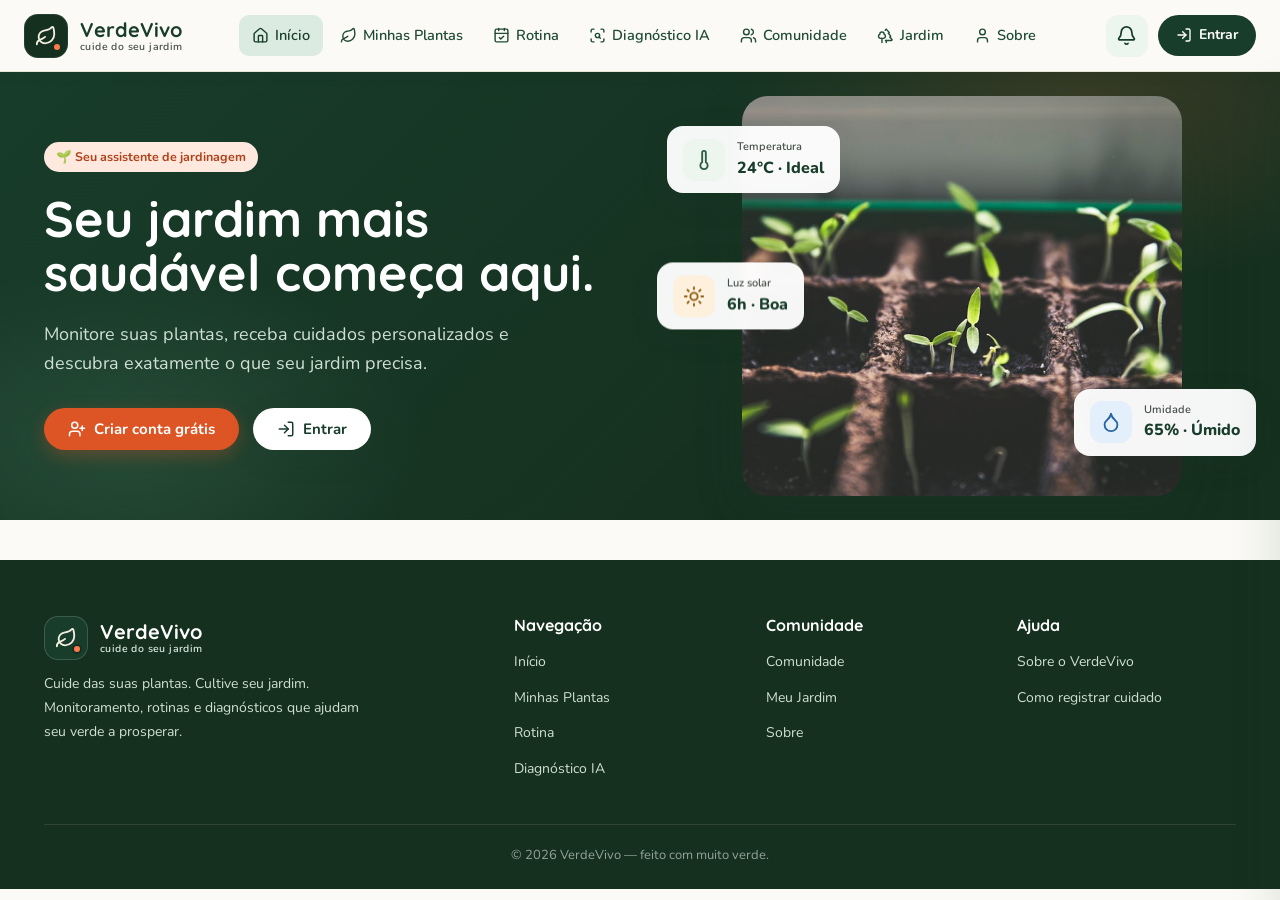
<file: index.html>
﻿<!DOCTYPE html>
<html lang="pt-BR">
<head>
  <meta charset="UTF-8">
  <meta name="viewport" content="width=device-width, initial-scale=1.0">
  <title>VerdeVivo — Cuide das suas plantas. Cultive seu jardim.</title>
  <meta name="description" content="Monitore suas plantas, receba cuidados personalizados e descubra exatamente o que seu jardim precisa.">
  <link rel="icon" type="image/svg+xml" href="assets/icons/favicon.svg">
  <link rel="preconnect" href="https://fonts.googleapis.com">
  <link rel="preconnect" href="https://fonts.gstatic.com" crossorigin>
  <link href="https://fonts.googleapis.com/css2?family=Quicksand:wght@500;600;700&family=Nunito:wght@400;600;700;800&display=swap" rel="stylesheet">
  <link rel="stylesheet" href="css/style.css">
</head>
<body>
  <div id="navbar"></div>

  <main id="app-root">
    <!-- HERO -->
    <section class="hero main-pad">
      <div class="container">
        <div class="hero-grid">
          <div>
            <span class="badge badge-coral" style="margin-bottom:20px">🌱 Seu assistente de jardinagem</span>
            <h1>Seu jardim mais saudável começa aqui.</h1>
            <p>Monitore suas plantas, receba cuidados personalizados e descubra exatamente o que seu jardim precisa.</p>
            <div class="hero-actions" id="hero-actions"></div>
          </div>
          <div class="hero-visual">
            <img class="hero-plants" src="assets/images/hero.jpg" alt="Plantas em um jardim interno">
            <div class="hero-float float-1">
              <span class="f-icon m-icon-green"><svg data-lucide="thermometer" width="22" height="22"></svg></span>
              <div><div class="f-label">Temperatura</div><div class="f-value">24°C · Ideal</div></div>
            </div>
            <div class="hero-float float-2">
              <span class="f-icon m-icon-blue"><svg data-lucide="droplet" width="22" height="22"></svg></span>
              <div><div class="f-label">Umidade</div><div class="f-value">65% · Úmido</div></div>
            </div>
            <div class="hero-float float-3">
              <span class="f-icon m-icon-warn"><svg data-lucide="sun" width="22" height="22"></svg></span>
              <div><div class="f-label">Luz solar</div><div class="f-value">6h · Boa</div></div>
            </div>
          </div>
        </div>
      </div>
    </section>

    <div id="dashboard-sections">
    <!-- SUMMARY METRICS -->
    <section class="section" style="padding-top:36px">
      <div class="container">
        <div class="section-head">
          <div>
            <h2>Resumo do seu jardim</h2>
            <div class="sub">Visão geral do ambiente e das suas plantas hoje.</div>
          </div>
          <a class="btn btn-ghost" href="garden.html">Ver meu jardim →</a>
        </div>
        <div class="grid grid-4" id="summary-grid">
          <div class="skeleton" style="height:150px"></div>
          <div class="skeleton" style="height:150px"></div>
          <div class="skeleton" style="height:150px"></div>
          <div class="skeleton" style="height:150px"></div>
        </div>
        <div class="grid grid-3 mt-16" id="health-grid">
          <div class="skeleton" style="height:130px"></div>
          <div class="skeleton" style="height:130px"></div>
          <div class="skeleton" style="height:130px"></div>
        </div>
      </div>
    </section>

    <!-- ATTENTION PLANTS -->
    <section class="section" style="padding-top:16px">
      <div class="container">
        <div class="section-head">
          <div>
            <h2>Plantas que precisam de atenção</h2>
            <div class="sub">Elas contam com você hoje.</div>
          </div>
        </div>
        <div class="grid grid-3" id="attention-grid"></div>
      </div>
    </section>

    <!-- MONITORED PLANTS -->
    <section class="section" style="padding-top:16px">
      <div class="container">
        <div class="section-head">
          <div>
            <h2>Outras plantas em monitoramento</h2>
            <div class="sub">Saúde, umidade e luz atualizadas continuamente.</div>
          </div>
          <a class="btn btn-outline" href="plants.html">Ver todas</a>
        </div>
        <div class="grid grid-3" id="monitor-grid"></div>
      </div>
    </section>
    </div>
  </main>

  <footer class="footer">
    <div class="container">
      <div class="footer-grid">
        <div>
          <a class="brand" href="index.html">
            <span class="brand-logo"><svg class="leaf" data-lucide="leaf" width="22" height="22"></svg><span class="dot"></span></span>
            <span class="brand-text"><span class="brand-name">VerdeVivo</span><span class="brand-tag">cuide do seu jardim</span></span>
          </a>
          <p class="about">Cuide das suas plantas. Cultive seu jardim. Monitoramento, rotinas e diagnósticos que ajudam seu verde a prosperar.</p>
        </div>
        <div>
          <h4>Navegação</h4>
          <ul>
            <li><a href="index.html">Início</a></li>
            <li><a href="plants.html">Minhas Plantas</a></li>
            <li><a href="routine.html">Rotina</a></li>
            <li><a href="diagnosis.html">Diagnóstico IA</a></li>
          </ul>
        </div>
        <div>
          <h4>Comunidade</h4>
          <ul>
            <li><a href="community.html">Comunidade</a></li>
            <li><a href="garden.html">Meu Jardim</a></li>
            <li><a href="profile.html">Sobre</a></li>
          </ul>
        </div>
        <div>
          <h4>Ajuda</h4>
          <ul>
            <li><a href="#" data-open-modal="about-modal">Sobre o VerdeVivo</a></li>
            <li><a href="routine.html">Como registrar cuidado</a></li>
          </ul>
        </div>
      </div>
      <div class="footer-bottom">© 2026 VerdeVivo — feito com muito verde.</div>
    </div>
  </footer>

  <div class="modal-overlay" id="about-modal">
    <div class="modal" style="max-width:460px">
      <div class="modal-head">
        <h3>Sobre o VerdeVivo</h3>
        <button class="modal-close" data-close-modal><svg data-lucide="x" width="20" height="20"></svg></button>
      </div>
      <p class="text-muted">O VerdeVivo ajuda você a monitorar plantas, manter rotinas de cuidado e identificar problemas através de diagnósticos visuais. Seus dados ficam salvos com segurança no seu próprio navegador.</p>
      <p class="text-muted mt-16">Cuide das suas plantas. Cultive seu jardim. 🌿</p>
    </div>
  </div>

  <script src="js/app.js"></script>
  <script src="js/plants.js"></script>
  <script src="js/ui.js"></script>
  <script src="js/lucide.min.js"></script>
  <script>
    App.init('index');
    UI.bindGlobalEvents();

    function renderHeroActions() {
      const el = document.getElementById('hero-actions');
      if (!el) return;
      if (App.isLoggedIn()) {
        el.innerHTML = `
          <a class="btn btn-primary" href="plants.html"><svg data-lucide="plus" width="18" height="18"></svg>Adicionar minha planta</a>
          <a class="btn btn-light" href="plants.html">Explorar plantas</a>`;
      } else {
        el.innerHTML = `
          <button class="btn btn-primary" data-open-modal="login-modal"><svg data-lucide="user-plus" width="18" height="18"></svg>Criar conta grátis</button>
          <button class="btn btn-light" data-open-modal="login-modal"><svg data-lucide="log-in" width="18" height="18"></svg>Entrar</button>`;
      }
      if (window.lucide) window.lucide.createIcons();
    }

    // ---- Dashboard data ----
    function renderDashboard() {
      const sections = document.getElementById('dashboard-sections');
      if (!App.isLoggedIn()) {
        if (sections) sections.style.display = 'none';
        renderHeroActions();
        return;
      }
      if (sections) sections.style.display = '';

      const plants = App.getPlants();

      const healthy = plants.filter(p => { const c = Plants.healthStatus(p).cls; return c !== 'danger' && c !== 'warn' && !p.attention; }).length;
      const attention = plants.length - healthy;
      const humidityAvg = Math.round(plants.reduce((s, p) => s + p.humidity, 0) / Math.max(1, plants.length));
      const lightAvg = Math.round(plants.reduce((s, p) => s + p.light, 0) / Math.max(1, plants.length));
      const tempAvg = Math.round(plants.reduce((s, p) => s + p.temperature, 0) / Math.max(1, plants.length));

      document.getElementById('summary-grid').innerHTML = `
        <div class="metric-card">
          <span class="m-icon m-icon-green"><svg data-lucide="thermometer" width="24" height="24"></svg></span>
          <div class="m-value">${tempAvg}°C</div>
          <div class="m-label">Temperatura média</div>
          <div class="m-status" style="color:var(--success-ink)">Ideal para a maioria</div>
        </div>
        <div class="metric-card">
          <span class="m-icon m-icon-blue"><svg data-lucide="droplet" width="24" height="24"></svg></span>
          <div class="m-value">${humidityAvg}%</div>
          <div class="m-label">Umidade do ambiente</div>
          <div class="m-status ${humidityAvg < 55 ? 'text-coral' : ''}"${humidityAvg < 55 ? '' : ' style="color:var(--success-ink)"'}>${humidityAvg < 55 ? 'Regar plantas sensíveis' : 'Úmido e confortável'}</div>
        </div>
        <div class="metric-card">
          <span class="m-icon m-icon-warn"><svg data-lucide="sun" width="24" height="24"></svg></span>
          <div class="m-value">${lightAvg}%</div>
          <div class="m-label">Luz solar disponível</div>
          <div class="m-status" style="color:var(--success-ink)">Boa exposição média</div>
        </div>
        <div class="metric-card">
          <span class="m-icon m-icon-green"><svg data-lucide="sparkles" width="24" height="24"></svg></span>
          <div class="m-value">${healthy}</div>
          <div class="m-label">Plantas saudáveis</div>
          <div class="m-status" style="color:var(--success-ink)">De ${plants.length} no total</div>
        </div>`;

      document.getElementById('health-grid').innerHTML = `
        <div class="metric-card" style="flex-direction:row;align-items:center;gap:16px">
          <span class="m-icon" style="background:var(--coral-light);color:var(--coral-ink)"><svg data-lucide="alert-triangle" width="24" height="24"></svg></span>
          <div>
            <div class="m-value">${attention}</div>
            <div class="m-label">Precisam de atenção</div>
          </div>
          <a class="btn btn-ghost btn-sm" style="margin-left:auto" href="plants.html">Ver</a>
        </div>
        <div class="metric-card" style="flex-direction:row;align-items:center;gap:16px">
          <span class="m-icon m-icon-blue"><svg data-lucide="bell-ring" width="24" height="24"></svg></span>
          <div>
            <div class="m-value">${App.getTasks().filter(t => !t.done && !t.removed).length}</div>
            <div class="m-label">Cuidados pendentes hoje</div>
          </div>
          <a class="btn btn-ghost btn-sm" style="margin-left:auto" href="routine.html">Rotina</a>
        </div>
        <div class="metric-card" style="flex-direction:row;align-items:center;gap:16px">
          <span class="m-icon m-icon-warn"><svg data-lucide="calendar-check" width="24" height="24"></svg></span>
          <div>
            <div class="m-value">${streakDays()}</div>
            <div class="m-label">Dias consecutivos</div>
          </div>
          <span class="badge badge-coral" style="margin-left:auto">Honra</span>
        </div>`;

      // Attention plants
      const attentionPlants = plants.filter(p => p.attention || Plants.healthStatus(p).cls === 'danger' || Plants.healthStatus(p).cls === 'warn');
      const attentionEl = document.getElementById('attention-grid');
      if (attentionPlants.length) {
        attentionEl.innerHTML = attentionPlants.slice(0, 6).map(p => UI.miniCard(p)).join('');
      } else {
        attentionEl.innerHTML = `<div class="card empty-state" style="grid-column:1/-1">
          <div class="e-icon"><svg data-lucide="smile" width="44" height="44"></svg></div>
          <h3>Nenhuma planta precisa de atenção!</h3>
          <p>Continue cuidando do seu jardim. 🎉</p>
        </div>`;
      }

      // Monitoring
      const monitoring = plants.slice(0, 6);
      document.getElementById('monitor-grid').innerHTML = monitoring.map(p => UI.monitorCard(p)).join('');
      renderHeroActions();
      if (window.lucide) window.lucide.createIcons();
    }

    function streakDays() {
      const routine = App.getRoutine();
      let streak = 0;
      const d = new Date();
      for (let i = 0; i < 700; i++) {
        const rec = routine[App.formatDate(d)];
        if (rec && rec.doneCount > 0) { streak++; d.setDate(d.getDate() - 1); }
        else break;
      }
      if (streak === 0) {
        const d2 = new Date();
        d2.setDate(d2.getDate() - 1);
        for (let i = 0; i < 700; i++) {
          const rec = routine[App.formatDate(d2)];
          if (rec && rec.doneCount > 0) { streak++; d2.setDate(d2.getDate() - 1); }
          else break;
        }
      }
      return streak;
    }

    renderDashboard();
    window.__refreshAll = renderDashboard;
    window.__refreshPlants = renderDashboard;
  </script>
</body>
</html>
</file>
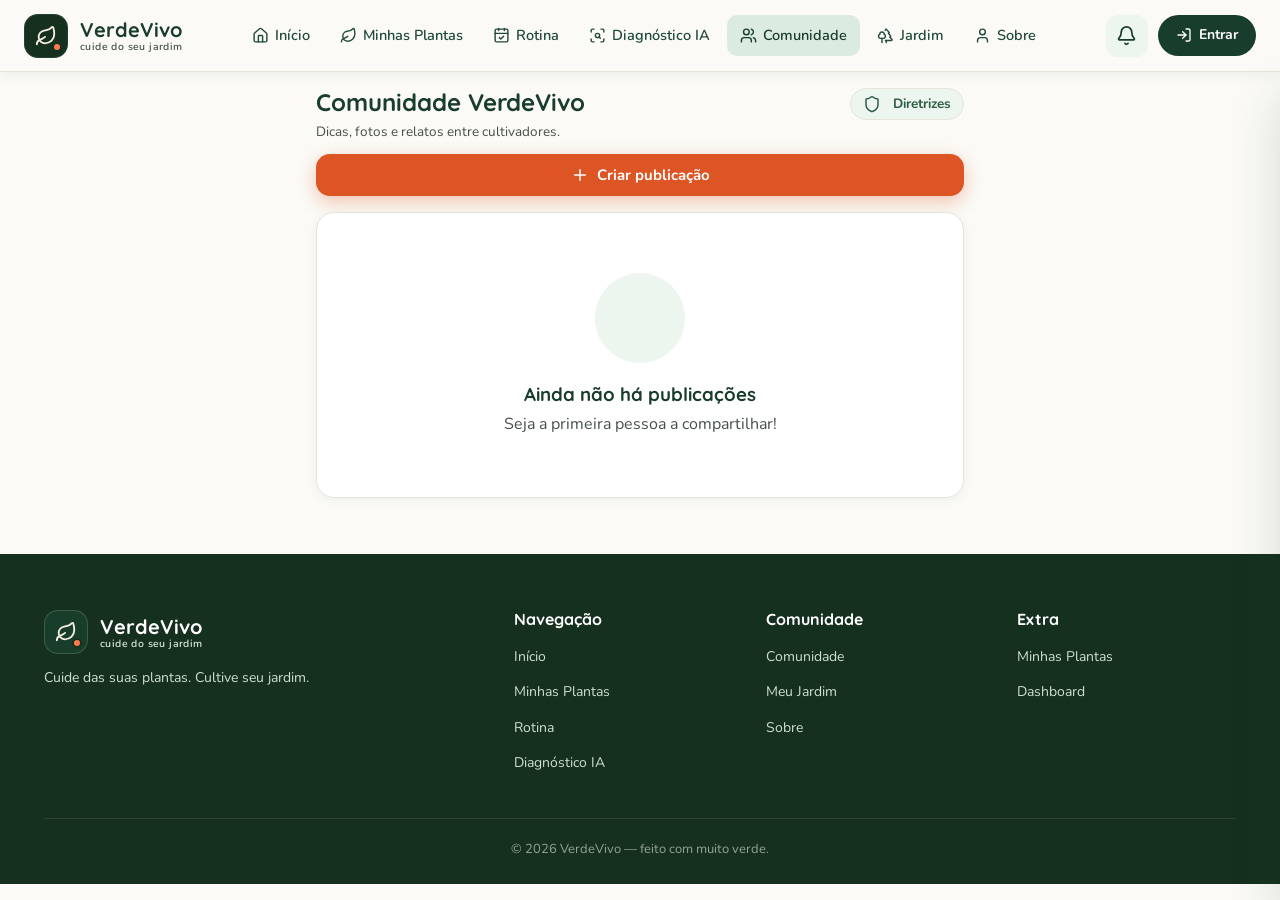
<file: community.html>
<!DOCTYPE html>
<html lang="pt-BR">
<head>
  <meta charset="UTF-8">
  <meta name="viewport" content="width=device-width, initial-scale=1.0">
  <title>Comunidade — VerdeVivo</title>
  <link rel="icon" type="image/svg+xml" href="assets/icons/favicon.svg">
  <link rel="preconnect" href="https://fonts.googleapis.com">
  <link rel="preconnect" href="https://fonts.gstatic.com" crossorigin>
  <link href="https://fonts.googleapis.com/css2?family=Quicksand:wght@500;600;700&family=Nunito:wght@400;600;700;800&display=swap" rel="stylesheet">
  <link rel="stylesheet" href="css/style.css">
</head>
<body>
  <div id="navbar"></div>

  <main class="main-pad" style="background:var(--bg)">
    <div class="container page-section" style="max-width:680px;padding:16px">
      <div class="section-head" style="margin-bottom:16px;flex-direction:column;align-items:stretch;gap:12px">
        <div style="display:flex;justify-content:space-between;align-items:flex-start;gap:12px">
          <div>
            <h1 class="page-title" style="font-size:24px;margin-bottom:4px">Comunidade VerdeVivo</h1>
            <p class="page-sub" style="font-size:13.5px">Dicas, fotos e relatos entre cultivadores.</p>
          </div>
          <button class="btn btn-ghost btn-sm" id="btn-toggle-rules" style="white-space:nowrap;padding:6px 12px;border-radius:999px;border:1px solid var(--border)" title="Diretrizes">
            <svg data-lucide="shield" width="16" height="16" style="margin-right:4px"></svg>Diretrizes
          </button>
        </div>

        <button class="btn btn-primary btn-block" data-open-post-modal style="border-radius:14px;padding:12px;font-weight:700">
          <svg data-lucide="plus" width="18" height="18"></svg>Criar publicação
        </button>
      </div>

      <!-- Collapsible Mobile Guidelines -->
      <div class="card hidden" id="community-rules-card" style="padding:18px;border-radius:18px;border:1.5px solid var(--green-light);background:var(--green-lighter);margin-bottom:18px">
        <div style="display:flex;justify-content:space-between;align-items:center;margin-bottom:12px">
          <div style="display:flex;align-items:center;gap:8px">
            <span style="font-size:20px">🌿</span>
            <strong style="color:var(--green-dark);font-size:15px">Diretrizes da Comunidade</strong>
          </div>
          <button class="btn btn-ghost btn-sm" id="btn-close-rules" style="padding:4px 8px;font-size:12px">Fechar</button>
        </div>
        <ul style="list-style:none;display:flex;flex-direction:column;gap:8px;font-size:13px;color:var(--text-muted)">
          <li class="flex gap-8"><span>🌱</span><span>Compartilhe fotos e dicas reais das suas plantas.</span></li>
          <li class="flex gap-8"><span>💧</span><span>Mantenha um diálogo respeitoso e acolhedor.</span></li>
          <li class="flex gap-8"><span>🌿</span><span>Sem spam, anúncios comerciais ou desinformação.</span></li>
          <li class="flex gap-8"><span>❤️</span><span>Curtidas em tempo real para incentivar cultivadores.</span></li>
        </ul>
      </div>

      <!-- Mobile Feed -->
      <div id="post-feed" style="display:flex;flex-direction:column;gap:16px"></div>
    </div>
  </main>

  <footer class="footer">
    <div class="container">
      <div class="footer-grid">
        <div>
          <a class="brand" href="index.html">
            <span class="brand-logo"><svg class="leaf" data-lucide="leaf" width="22" height="22"></svg><span class="dot"></span></span>
            <span class="brand-text"><span class="brand-name">VerdeVivo</span><span class="brand-tag">cuide do seu jardim</span></span>
          </a>
          <p class="about">Cuide das suas plantas. Cultive seu jardim.</p>
        </div>
        <div><h4>Navegação</h4><ul><li><a href="index.html">Início</a></li><li><a href="plants.html">Minhas Plantas</a></li><li><a href="routine.html">Rotina</a></li><li><a href="diagnosis.html">Diagnóstico IA</a></li></ul></div>
        <div><h4>Comunidade</h4><ul><li><a href="community.html">Comunidade</a></li><li><a href="garden.html">Meu Jardim</a></li><li><a href="profile.html">Sobre</a></li></ul></div>
        <div><h4>Extra</h4><ul><li><a href="plants.html">Minhas Plantas</a></li><li><a href="index.html">Dashboard</a></li></ul></div>
      </div>
      <div class="footer-bottom">© 2026 VerdeVivo — feito com muito verde.</div>
    </div>
  </footer>

  <!-- Create/Edit post modal -->
  <div class="modal-overlay" id="post-modal">
    <div class="modal">
      <div class="modal-head"><h3 id="post-modal-title">Criar publicação</h3><button class="modal-close" data-close-modal><svg data-lucide="x" width="20" height="20"></svg></button></div>
      <form id="post-form">
        <input type="hidden" id="post-id">
        <div class="field"><label>Título</label><input id="post-title" required placeholder="Ex: Minha monstera floresceu!"></div>
        <div class="field"><label>Descrição</label><textarea id="post-desc" placeholder="Conte para a comunidade..."></textarea></div>
        <div class="field"><label>Foto (opcional)</label>
          <div class="upload-area" id="post-upload" style="padding:24px;text-align:left;border-radius:14px">
            <div class="flex items-center gap-12">
              <span class="m-icon m-icon-green"><svg data-lucide="image-plus" width="22" height="22"></svg></span>
              <div><strong>Escolher imagem</strong><div class="text-muted" style="font-size:12.5px">JPG ou PNG</div></div>
            </div>
            <input type="file" id="post-file" accept="image/*" hidden>
          </div>
          <div id="post-img-preview" class="hidden mt-8" style="position:relative">
            <img id="post-img-el" style="width:100%;max-height:200px;object-fit:cover;border-radius:12px" alt="prévia">
            <button type="button" class="btn btn-ghost btn-sm" id="post-remove-img" style="position:absolute;top:10px;right:10px">Remover</button>
          </div>
          <input type="hidden" id="post-image-data" value="">
        </div>
        <button class="btn btn-primary btn-block" type="submit">Publicar</button>
      </form>
    </div>
  </div>

  <!-- Report modal -->
  <div class="modal-overlay" id="report-modal">
    <div class="modal" style="max-width:420px">
      <div class="modal-head"><h3>Denunciar publicação</h3><button class="modal-close" data-close-modal><svg data-lucide="x" width="20" height="20"></svg></button></div>
      <p class="text-muted" style="margin-bottom:16px">Obrigado por ajudar a manter a comunidade saudável. Recebemos sua denúncia.</p>
      <button class="btn btn-primary btn-block" data-confirm-report>Enviar denúncia</button>
    </div>
  </div>

  <script src="js/app.js"></script>
  <script src="js/plants.js"></script>
  <script src="js/ui.js"></script>
  <script src="js/community.js"></script>
  <script src="js/lucide.min.js"></script>
  <script>
    App.init('community');
    UI.bindGlobalEvents();

    let reportTarget = null;

    function renderFeed() {
      const posts = Community.getPosts();
      const feed = document.getElementById('post-feed');
      if (!posts.length) {
        feed.innerHTML = `<div class="card empty-state"><div class="e-icon"><svg data-lucide="users" width="44" height="44"></svg></div><h3>Ainda não há publicações</h3><p>Seja a primeira pessoa a compartilhar!</p></div>`;
        return;
      }
      feed.innerHTML = posts.map(p => Community.postHtml(p)).join('');
      if (window.lucide) window.lucide.createIcons();
    }

    document.addEventListener('click', (e) => {
      const like = e.target.closest('[data-like-post]');
      if (like) {
        if (!App.requireLogin('Crie uma conta para curtir as publicações.')) return;
        const id = like.getAttribute('data-like-post');
        const posts = App.getPosts();
        const p = posts.find(x => x.id === id);
        if (p) {
          p.liked = !p.liked;
          p.likes = Math.max(0, p.likes + (p.liked ? 1 : -1));
          App.savePosts(posts);
          renderFeed();
        }
        return;
      }

      const share = e.target.closest('[data-share-post]');
      if (share) {
        const id = share.getAttribute('data-share-post');
        const p = App.getPosts().find(x => x.id === id);
        try {
          const text = `🌿 ${p.title} — via VerdeVivo`;
          if (navigator.share) navigator.share({ title: p.title, text }).catch(() => {});
          else if (navigator.clipboard) { navigator.clipboard.writeText(text); App.toast('Link copiado!', 'Publicação pronta para compartilhar.'); }
        } catch (err) { App.toast('Erro ao compartilhar', '', 'error'); }
        return;
      }

      const ct = e.target.closest('[data-comment-toggle]');
      if (ct) {
        const id = ct.getAttribute('data-comment-toggle');
        const box = document.querySelector(`[data-comments="${id}"]`);
        if (box) box.classList.toggle('hidden');
        return;
      }

      const report = e.target.closest('[data-report-post]');
      if (report) {
        reportTarget = report.getAttribute('data-report-post');
        document.getElementById('report-modal').classList.add('open');
        return;
      }

      const del = e.target.closest('[data-del-post]');
      if (del) {
        const id = del.getAttribute('data-del-post');
        if (!confirm('Excluir esta publicação?')) return;
        App.savePosts(App.getPosts().filter(x => x.id !== id));
        App.toast('Publicação excluída', '', 'warn');
        renderFeed();
        return;
      }

      const edit = e.target.closest('[data-edit-post]');
      if (edit) {
        const id = edit.getAttribute('data-edit-post');
        const p = App.getPosts().find(x => x.id === id);
        if (p) openPostModal(p);
        return;
      }
    });

    document.addEventListener('submit', (e) => {
      const form = e.target.closest('[data-comment-form]');
      if (!form) return;
      e.preventDefault();
      const id = form.getAttribute('data-comment-form');
      const input = form.querySelector('input');
      const text = input.value.trim();
      if (!text) return;
      if (!App.requireLogin('Crie uma conta para comentar nas publicações.')) return;
      const posts = App.getPosts();
      const p = posts.find(x => x.id === id);
      if (p) {
        p.comments = p.comments || [];
        p.comments.push({ author: App.getProfile().name || 'Jardineiro', text });
        App.savePosts(posts);
        App.toast('Comentário adicionado', 'Obrigado pela interação!');
        renderFeed();
      }
    });

    document.querySelector('[data-open-post-modal]').addEventListener('click', () => {
      if (!App.requireLogin('Crie uma conta para publicar na comunidade.')) return;
      openPostModal(null);
    });

    document.getElementById('btn-toggle-rules')?.addEventListener('click', () => {
      const card = document.getElementById('community-rules-card');
      if (card) card.classList.toggle('hidden');
    });

    document.getElementById('btn-close-rules')?.addEventListener('click', () => {
      const card = document.getElementById('community-rules-card');
      if (card) card.classList.add('hidden');
    });

    function openPostModal(post) {
      document.getElementById('post-modal-title').textContent = post ? 'Editar publicação' : 'Criar publicação';
      document.getElementById('post-id').value = post ? post.id : '';
      document.getElementById('post-title').value = post ? post.title : '';
      document.getElementById('post-desc').value = post ? post.desc : '';
      document.getElementById('post-image-data').value = post && post.image ? post.image : '';
      togglePreview(!!(post && post.image));
      document.getElementById('post-modal').classList.add('open');
    }

    function togglePreview(show) {
      const prev = document.getElementById('post-img-preview');
      prev.classList.toggle('hidden', !show);
      if (show) document.getElementById('post-img-el').src = document.getElementById('post-image-data').value;
    }

    document.getElementById('post-upload').addEventListener('click', () => document.getElementById('post-file').click());
    document.getElementById('post-file').addEventListener('change', (e) => {
      const f = e.target.files[0];
      if (!f) return;
      const reader = new FileReader();
      reader.onload = (ev) => {
        document.getElementById('post-image-data').value = ev.target.result;
        togglePreview(true);
      };
      reader.readAsDataURL(f);
    });
    document.getElementById('post-remove-img').addEventListener('click', () => {
      document.getElementById('post-image-data').value = '';
      document.getElementById('post-file').value = '';
      togglePreview(false);
    });

    document.getElementById('post-form').addEventListener('submit', (e) => {
      e.preventDefault();
      const id = document.getElementById('post-id').value;
      const data = {
        title: document.getElementById('post-title').value.trim(),
        desc: document.getElementById('post-desc').value.trim(),
        image: document.getElementById('post-image-data').value || null,
      };
      const posts = App.getPosts();
      if (id) {
        const p = posts.find(x => x.id === id);
        if (p) Object.assign(p, data);
        App.savePosts(posts);
        App.toast('Publicação atualizada!', 'Suas alterações foram salvas.');
      } else {
        const me = App.getProfile();
        const unique = (postCount) => me.name + (postCount > 0 ? ` ${postCount + 1}` : '');
        posts.unshift({
          id: 'post' + Date.now(),
          author: me.name || 'Jardineiro(a)',
          avatar: null,
          date: App.formatDate(new Date()),
          ...data,
          likes: 0,
          liked: false,
          comments: [],
          userId: Community.ME_ID,
          reported: false,
        });
        App.savePosts(posts);
        App.toast('Publicação criada! 🎉', 'Sua publicação está no ar.');
      }
      document.getElementById('post-modal').classList.remove('open');
      renderFeed();
    });

    document.querySelector('[data-confirm-report]').addEventListener('click', () => {
      const posts = App.getPosts();
      const p = posts.find(x => x.id === reportTarget);
      if (p) { p.reported = true; App.savePosts(posts); }
      document.getElementById('report-modal').classList.remove('open');
      App.toast('Denúncia enviada', 'Nossa equipe vai revisar.');
    });

    renderFeed();
    window.__refreshAll = renderFeed;
  </script>
</body>
</html>
</file>
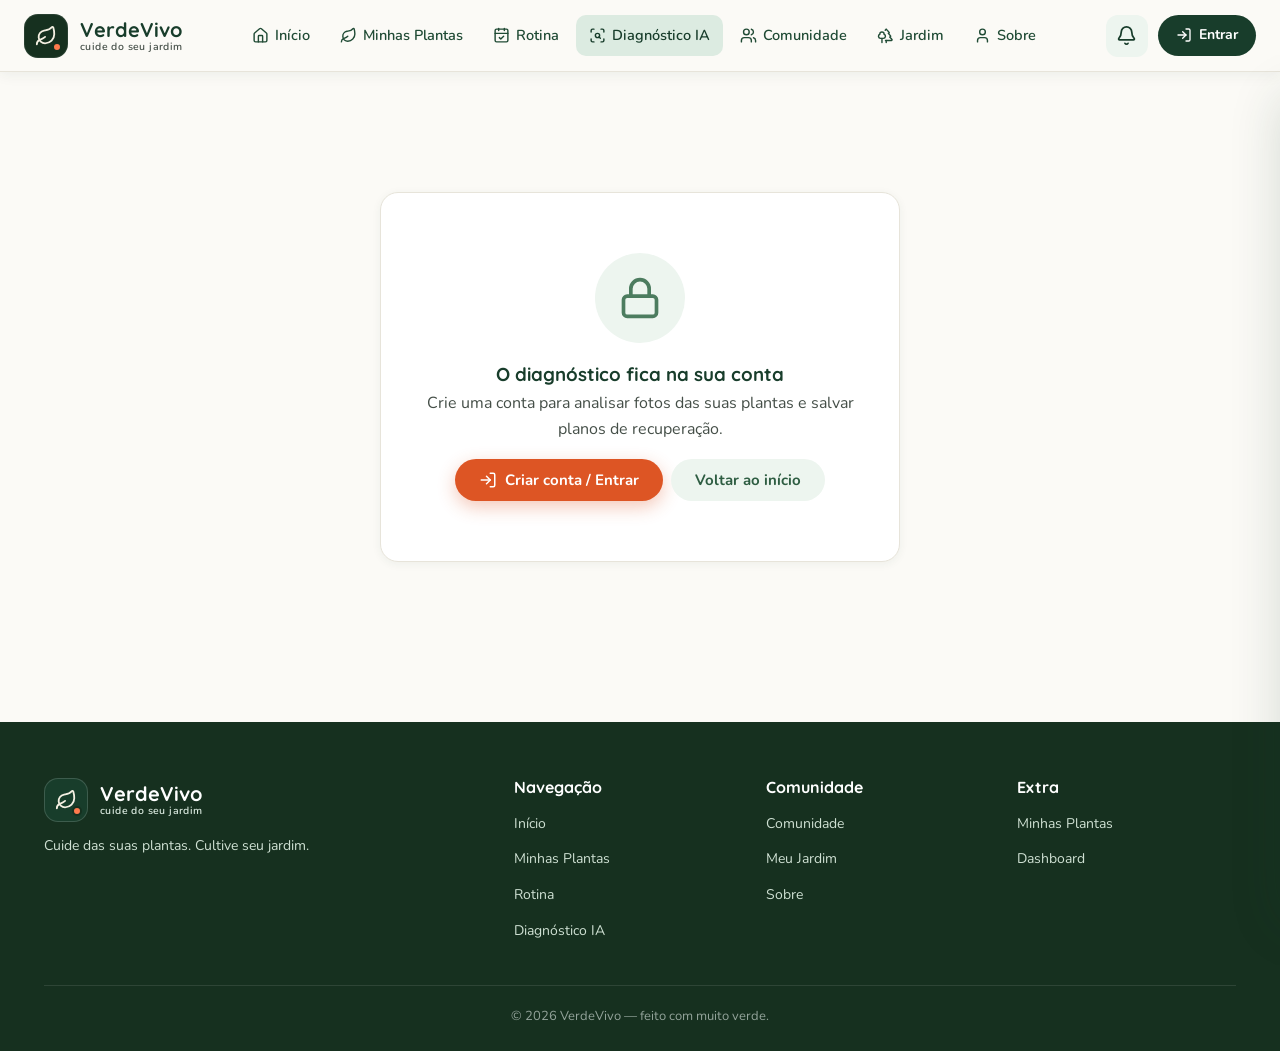
<file: diagnosis.html>
﻿<!DOCTYPE html>
<html lang="pt-BR">
<head>
  <meta charset="UTF-8">
  <meta name="viewport" content="width=device-width, initial-scale=1.0">
  <title>Diagnóstico IA — VerdeVivo</title>
  <link rel="icon" type="image/svg+xml" href="assets/icons/favicon.svg">
  <link rel="preconnect" href="https://fonts.googleapis.com">
  <link rel="preconnect" href="https://fonts.gstatic.com" crossorigin>
  <link href="https://fonts.googleapis.com/css2?family=Quicksand:wght@500;600;700&family=Nunito:wght@400;600;700;800&display=swap" rel="stylesheet">
  <link rel="stylesheet" href="css/style.css">
</head>
<body>
  <div id="navbar"></div>

  <main class="main-pad" style="background:var(--bg)">
    <div class="container page-section" id="app-root">
      <div class="section-head">
        <div>
          <h1 class="page-title">Diagnóstico IA</h1>
          <p class="page-sub">Descubra o que sua planta precisa.</p>
        </div>
      </div>

      <div id="diag-root">
        <!-- Upload -->
        <div class="card" style="padding:32px;max-width:760px;margin:0 auto">
          <div class="upload-area" id="upload-area">
            <div class="up-icon"><svg data-lucide="image-plus" width="40" height="40"></svg></div>
            <h3>Envie uma foto da sua planta</h3>
            <p>Arraste a imagem aqui ou escolha uma foto do seu dispositivo.</p>
            <div class="up-actions">
              <button class="btn btn-primary" id="pick-file"><svg data-lucide="folder-open" width="16" height="16"></svg>Selecionar imagem</button>
              <button type="button" class="btn btn-ghost" id="take-photo"><svg data-lucide="camera" width="16" height="16"></svg>Tirar foto</button>
            </div>
            <input type="file" id="file-input" accept="image/*" hidden>
          </div>
          <p class="text-muted text-center mt-16" style="font-size:12.5px">Formato JPG ou PNG. A imagem é analisada localmente no seu navegador.</p>
        </div>
      </div>
    </div>
  </main>

  <footer class="footer">
    <div class="container">
      <div class="footer-grid">
        <div>
          <a class="brand" href="index.html">
            <span class="brand-logo"><svg class="leaf" data-lucide="leaf" width="22" height="22"></svg><span class="dot"></span></span>
            <span class="brand-text"><span class="brand-name">VerdeVivo</span><span class="brand-tag">cuide do seu jardim</span></span>
          </a>
          <p class="about">Cuide das suas plantas. Cultive seu jardim.</p>
        </div>
        <div><h4>Navegação</h4><ul><li><a href="index.html">Início</a></li><li><a href="plants.html">Minhas Plantas</a></li><li><a href="routine.html">Rotina</a></li><li><a href="diagnosis.html">Diagnóstico IA</a></li></ul></div>
        <div><h4>Comunidade</h4><ul><li><a href="community.html">Comunidade</a></li><li><a href="garden.html">Meu Jardim</a></li><li><a href="profile.html">Sobre</a></li></ul></div>
        <div><h4>Extra</h4><ul><li><a href="plants.html">Minhas Plantas</a></li><li><a href="index.html">Dashboard</a></li></ul></div>
      </div>
      <div class="footer-bottom">© 2026 VerdeVivo — feito com muito verde.</div>
    </div>
  </footer>

  <script src="js/app.js"></script>
  <script src="js/plants.js"></script>
  <script src="js/ui.js"></script>
  <script src="js/diagnosis.js"></script>
  <script src="js/lucide.min.js"></script>
  <script>
    App.init('diagnosis');
    UI.bindGlobalEvents();

    let currentImage = null;
    let currentResult = null;
    let savedPlan = { steps: [] };
    let camStream = null;

    function initUpload() {
      const area = document.getElementById('upload-area');
      const fileInput = document.getElementById('file-input');

      document.getElementById('pick-file').addEventListener('click', () => {
        if (!App.requireLogin('Crie uma conta para analisar suas plantas.')) return;
        fileInput.click();
      });
      document.getElementById('take-photo').addEventListener('click', () => {
        if (!App.requireLogin('Crie uma conta para tirar foto e analisar suas plantas.')) return;
        openCamera();
      });

      area.addEventListener('click', (e) => {
        if (e.target.closest('button,label')) return;
        if (!App.requireLogin('Crie uma conta para analisar suas plantas.')) return;
        fileInput.click();
      });
      area.addEventListener('dragover', (e) => { e.preventDefault(); area.classList.add('dragover'); });
      area.addEventListener('dragleave', () => area.classList.remove('dragover'));
      area.addEventListener('drop', (e) => {
        e.preventDefault();
        area.classList.remove('dragover');
        if (!App.requireLogin('Crie uma conta para analisar suas plantas.')) return;
        if (e.dataTransfer.files && e.dataTransfer.files[0]) handleFile(e.dataTransfer.files[0]);
      });
      fileInput.addEventListener('change', (e) => { if (e.target.files[0]) { handleFile(e.target.files[0]); fileInput.value = ''; } });
    }

    function stopCamera() {
      if (camStream) { camStream.getTracks().forEach(t => t.stop()); camStream = null; }
    }

    function openCamera() {
      if (!navigator.mediaDevices || !navigator.mediaDevices.getUserMedia) {
        App.toast('Câmera indisponível', 'Seu navegador não suporta acesso à câmera. Selecione uma imagem.', 'error');
        return;
      }

      const overlay = document.createElement('div');
      overlay.className = 'modal-overlay open';
      overlay.id = 'camera-modal';
      overlay.innerHTML = `
        <div class="modal modal-wide">
          <div class="modal-head">
            <h3>Tirar foto da planta</h3>
            <button class="modal-close" data-close-modal aria-label="Fechar"><svg data-lucide="x" width="20" height="20"></svg></button>
          </div>
          <div class="cam-frame">
            <video id="cam-video" autoplay playsinline muted></video>
            <p class="cam-hint" id="cam-hint">Solicitando acesso à câmera do computador...</p>
          </div>
          <div class="flex gap-8 mt-16" style="justify-content:center">
            <button class="btn btn-primary" id="cam-capture" disabled><svg data-lucide="camera" width="16" height="16"></svg>Capturar foto</button>
          </div>
        </div>`;
      document.body.appendChild(overlay);
      if (window.lucide) window.lucide.createIcons();

      const video = overlay.querySelector('#cam-video');
      const hint = overlay.querySelector('#cam-hint');
      const captureBtn = overlay.querySelector('#cam-capture');

      const close = () => { stopCamera(); overlay.remove(); };
      overlay.querySelector('[data-close-modal]').addEventListener('click', close);
      overlay.addEventListener('click', (e) => { if (e.target === overlay) close(); });

      navigator.mediaDevices.getUserMedia({ video: { facingMode: { ideal: 'user' }, width: { ideal: 1280 } }, audio: false })
        .then(stream => {
          camStream = stream;
          video.srcObject = stream;
          hint.style.display = 'none';
          captureBtn.disabled = false;
        })
        .catch(err => {
          hint.textContent = err && err.name === 'NotAllowedError'
            ? 'Acesso à câmera negado. Libere a permissão na barra de endereços ou selecione uma imagem.'
            : 'Não foi possível acessar a câmera. Selecione uma imagem do dispositivo.';
          App.toast('Câmera indisponível', 'Use "Selecionar imagem" como alternativa.', 'error');
        });

      captureBtn.addEventListener('click', () => {
        if (!camStream || !video.videoWidth) {
          App.toast('Câmera não pronta', 'Aguarde a imagem aparecer na tela.', 'error');
          return;
        }
        const canvas = document.createElement('canvas');
        canvas.width = video.videoWidth;
        canvas.height = video.videoHeight;
        const ctx = canvas.getContext('2d');
        ctx.translate(canvas.width, 0);
        ctx.scale(-1, 1);
        ctx.drawImage(video, 0, 0);
        const dataUrl = canvas.toDataURL('image/jpeg', 0.92);
        close();
        currentImage = dataUrl;
        runAnalysis();
      });
    }

    function handleFile(file) {
      if (!file.type.startsWith('image/')) { App.toast('Erro', 'Envie uma imagem válida (JPG ou PNG)', 'error'); return; }
      const reader = new FileReader();
      reader.onload = (e) => {
        currentImage = e.target.result;
        runAnalysis();
      };
      reader.readAsDataURL(file);
    }

    function runAnalysis() {
      document.getElementById('diag-root').innerHTML = `
        <div class="card" style="max-width:560px;margin:0 auto;padding:40px">
          <div class="analyzing">
            <div class="spinner"></div>
            <h2 id="analyze-label">Analisando sua planta...</h2>
            <p class="text-muted" id="analyze-step" style="margin-top:6px">Processando imagem</p>
            <div class="scan-line"></div>
          </div>
        </div>`;

      currentResult = Diagnosis.steps();

      let i = 0;
      const stepEl = document.getElementById('analyze-step');
      const timer = setInterval(() => {
        i++;
        if (i < Diagnosis.STATUS.length) {
          stepEl.textContent = Diagnosis.STATUS[i];
        } else {
          clearInterval(timer);
          App.addNotification('Seu diagnóstico está pronto.', 'sparkles', 'green');
          renderResult();
        }
      }, 850);
    }

    function renderResult() {
      const r = currentResult;
      const imgSrc = currentImage || App.plantImg(r.photo);
      document.getElementById('diag-root').innerHTML = `
        <div class="grid" style="grid-template-columns:1.1fr 1fr;gap:24px" id="diag-result">
          <!-- Left: visual analysis -->
          <div>
            <div class="card" style="padding:20px">
              <div class="section-head" style="margin-bottom:14px">
                <div><h3>Análise visual</h3><div class="sub">Marcadores sobre a foto enviada</div></div>
              </div>
              <div style="position:relative">
                <img src="${imgSrc}" class="result-img" alt="Planta analisada" style="max-height:460px">
                ${r.markerPoints.map(m => `
                  <div class="vis-marker" style="left:${m.l}%;top:${m.t}%">
                    <div class="v-pin" title="${m.title}"><svg data-lucide="${m.type === 'good' ? 'check' : m.type === 'bad' ? 'x' : 'target'}" width="15" height="15"></svg></div>
                    <div class="v-label">${m.title}</div>
                  </div>`).join('')}
              </div>
              <div class="flex wrap gap-8 mt-16">
                <span class="badge badge-danger"><svg data-lucide="x-circle" width="13" height="13"></svg>2 áreas de alerta</span>
                <span class="badge badge-green"><svg data-lucide="check-circle" width="13" height="13"></svg>1 folha saudável</span>
              </div>
            </div>
          </div>

          <!-- Right: identification + indicators -->
          <div>
            <div class="card" style="padding:24px">
              <span class="badge badge-coral" style="margin-bottom:12px">Planta identificada</span>
              <h2 style="font-size:28px">${r.name}</h2>
              <div class="flex items-center gap-8 mt-8">
                <span class="badge badge-green"><svg data-lucide="check-circle" width="13" height="13"></svg>Confiança: ${r.conf}%</span>
                <span class="badge badge-muted">Recuperação estimada: ${r.recoveryDays} dias</span>
              </div>

              <hr class="divider">
              <h4 style="margin-bottom:10px">Saúde da planta</h4>
              <span class="badge ${r.health === 'Boa' ? 'badge-green' : 'badge-warning'}">${r.health}</span>

              <h4 style="margin:16px 0 8px">Possíveis problemas</h4>
              ${r.problems.map(p => `
                <div class="problem-row">
                  <span class="p-icon"><svg data-lucide="alert-triangle" width="20" height="20"></svg></span>
                  <div><div class="p-title">${p}</div><div class="p-desc">Detectado na região destaque da foto.</div></div>
                </div>`).join('')}

              <div class="grid grid-3 mt-16" style="gap:14px">
                <div class="metric-card" style="padding:16px;gap:6px">
                  <span class="m-icon m-icon-blue" style="width:40px;height:40px"><svg data-lucide="droplet" width="20" height="20"></svg></span>
                  <div class="m-value" style="font-size:22px">${r.humidity}%</div>
                  <div class="m-label">Umidade</div>
                </div>
                <div class="metric-card" style="padding:16px;gap:6px">
                  <span class="m-icon m-icon-warn" style="width:40px;height:40px"><svg data-lucide="sun" width="20" height="20"></svg></span>
                  <div class="m-value" style="font-size:22px">${r.lightLabel}</div>
                  <div class="m-label">Exposição à luz</div>
                </div>
                <div class="metric-card" style="padding:16px;gap:6px">
                  <span class="m-icon m-icon-green" style="width:40px;height:40px"><svg data-lucide="timer" width="20" height="20"></svg></span>
                  <div class="m-value" style="font-size:22px">${r.recoveryDays}d</div>
                  <div class="m-label">Recuperação</div>
                </div>
              </div>
            </div>

            <!-- Recovery plan -->
            <div class="card mt-16" style="padding:24px" id="recovery-panel">
              <div class="section-head" style="margin-bottom:14px"><div><h3>Plano de recuperação</h3><div class="sub">Etapa por etapa para o seu verde voltar</div></div></div>
              ${Diagnosis.RECOVERY_PLAN.map(s => `
                <div class="recovery-step">
                  <span class="rs-num">${s.num}</span>
                  <div style="flex:1">
                    <div class="rs-title">${s.title}</div>
                    <div class="rs-desc">${s.desc}</div>
                  </div>
                  <button class="check-btn" data-step-check="${s.num}" aria-label="Concluir etapa"><svg data-lucide="check" width="18" height="18"></svg></button>
                </div>`).join('')}
              <button class="btn btn-primary btn-block mt-8" id="save-plan"><svg data-lucide="bookmark" width="18" height="18"></svg>Salvar plano no meu jardim</button>
              <button class="btn btn-ghost btn-block mt-8" id="new-diag"><svg data-lucide="refresh-cw" width="18" height="18"></svg>Novo diagnóstico</button>
            </div>
          </div>
        </div>`;

      savedPlan = { plant: r.name, steps: Diagnosis.RECOVERY_PLAN.map(s => ({ ...s, done: false })), image: imgSrc, date: App.formatDate(new Date()) };

      if (window.lucide) window.lucide.createIcons();

      document.querySelectorAll('[data-step-check]').forEach(btn => {
        btn.addEventListener('click', () => {
          const num = parseInt(btn.getAttribute('data-step-check'));
          const step = savedPlan.steps.find(s => s.num === num);
          if (!step) return;
          step.done = !step.done;
          btn.classList.toggle('done', step.done);
          btn.style.background = step.done ? 'var(--success)' : '#fff';
          btn.style.borderColor = step.done ? 'var(--success)' : '';
          const all = savedPlan.steps.every(s => s.done);
          if (all) { App.toast('Plano concluído! 🎉', 'Siga o novo ritmo de cuidados.'); }
        });
      });

      document.getElementById('save-plan').addEventListener('click', () => {
        App.saveRecovery(savedPlan);
        App.toast('Plano salvo!', 'Encontre no seu jardim.');
        document.getElementById('save-plan').innerHTML = '<svg data-lucide="check" width="18" height="18"></svg>Salvo no jardim';
        document.getElementById('save-plan').disabled = true;
        if (window.lucide) window.lucide.createIcons();
      });

      document.getElementById('new-diag').addEventListener('click', () => {
        resetDiagnosis();
      });

      document.getElementById('diag-result').scrollIntoView({ behavior: 'smooth', block: 'start' });
    }

    function resetDiagnosis() {
      currentImage = null;
      currentResult = null;
      document.getElementById('diag-root').innerHTML = `
        <div class="card" style="padding:32px;max-width:760px;margin:0 auto">
          <div class="upload-area" id="upload-area">
            <div class="up-icon"><svg data-lucide="image-plus" width="40" height="40"></svg></div>
            <h3>Envie uma foto da sua planta</h3>
            <p>Arraste a imagem aqui ou escolha uma foto do seu dispositivo.</p>
            <div class="up-actions">
              <button class="btn btn-primary" id="pick-file"><svg data-lucide="folder-open" width="16" height="16"></svg>Selecionar imagem</button>
              <button type="button" class="btn btn-ghost" id="take-photo"><svg data-lucide="camera" width="16" height="16"></svg>Tirar foto</button>
            </div>
            <input type="file" id="file-input" accept="image/*" hidden>
          </div>
          <p class="text-muted text-center mt-16" style="font-size:12.5px">Formato JPG ou PNG. A imagem é analisada localmente no seu navegador.</p>
        </div>`;
      initUpload();
      if (window.lucide) window.lucide.createIcons();
      window.scrollTo({ top: 0, behavior: 'smooth' });
    }

    App.guardPage({
      root: 'app-root',
      title: 'O diagnóstico fica na sua conta',
      message: 'Crie uma conta para analisar fotos das suas plantas e salvar planos de recuperação.',
      onReady: () => { initUpload(); },
    });
  </script>
</body>
</html>
</file>
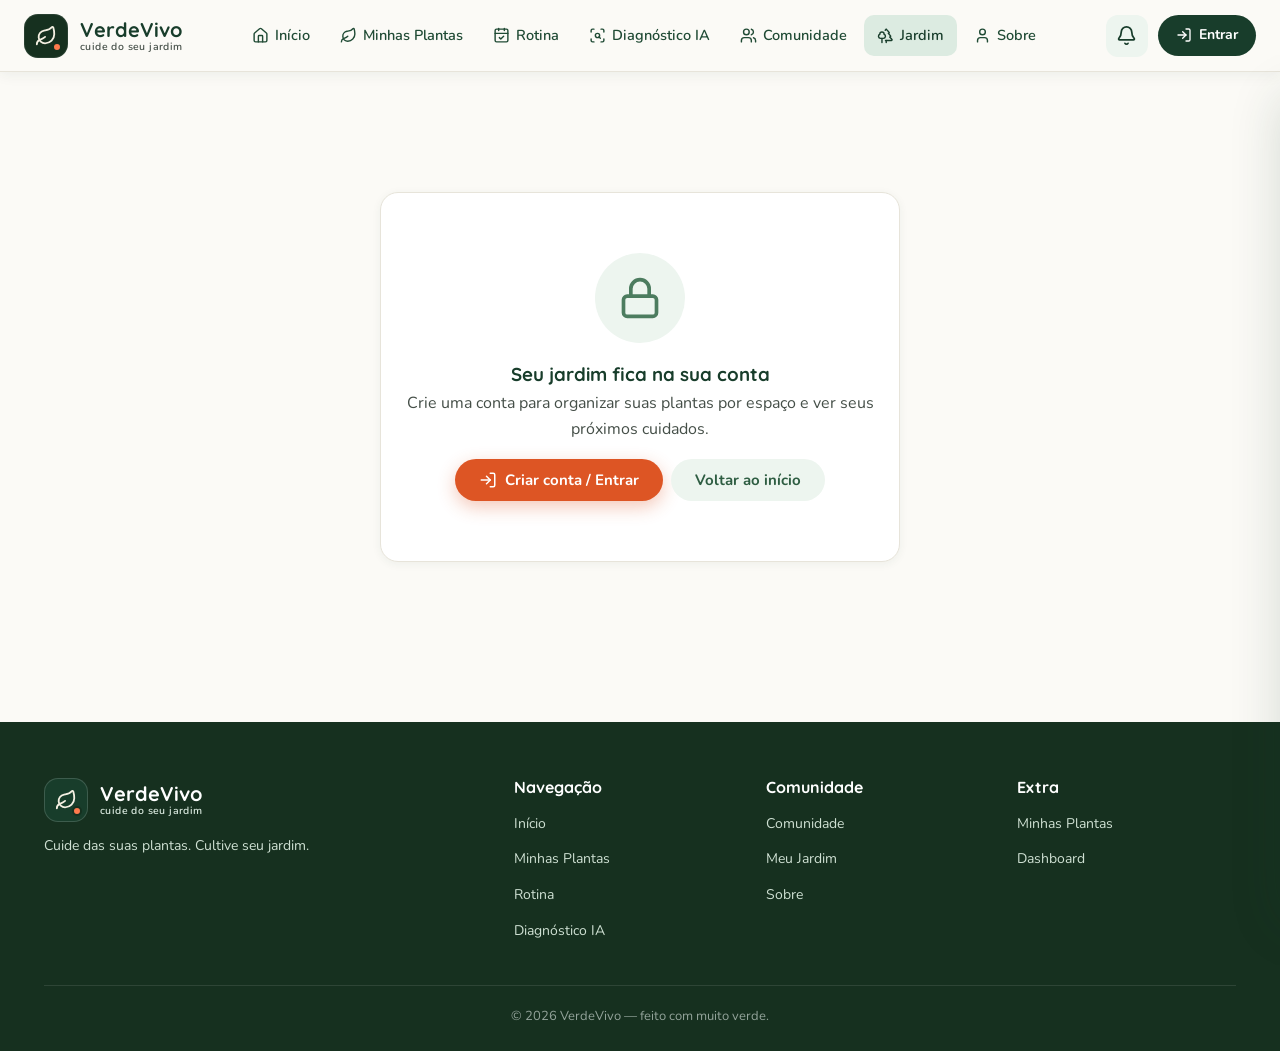
<file: garden.html>
﻿<!DOCTYPE html>
<html lang="pt-BR">
<head>
  <meta charset="UTF-8">
  <meta name="viewport" content="width=device-width, initial-scale=1.0">
  <title>Meu Jardim — VerdeVivo</title>
  <link rel="icon" type="image/svg+xml" href="assets/icons/favicon.svg">
  <link rel="preconnect" href="https://fonts.googleapis.com">
  <link rel="preconnect" href="https://fonts.gstatic.com" crossorigin>
  <link href="https://fonts.googleapis.com/css2?family=Quicksand:wght@500;600;700&family=Nunito:wght@400;600;700;800&display=swap" rel="stylesheet">
  <link rel="stylesheet" href="css/style.css">
</head>
<body>
  <div id="navbar"></div>

  <main class="main-pad" style="background:var(--bg)">
    <div class="container page-section" id="app-root">
      <div class="section-head">
        <div>
          <h1 class="page-title">Meu Jardim</h1>
          <p class="page-sub">Organize suas plantas por espaço e visualize seus próximos cuidados.</p>
        </div>
        <button class="btn btn-primary" data-open-plant><svg data-lucide="plus" width="18" height="18"></svg>Adicionar planta ao jardim</button>
      </div>

      <!-- Stats -->
      <div class="card" style="padding:24px;margin-bottom:28px">
        <div class="stat-panel" id="garden-stats"></div>
      </div>

      <!-- Garden visualization -->
      <h3 style="margin-bottom:16px">Espaços do jardim</h3>
      <div class="grid" style="grid-template-columns:repeat(3,1fr);gap:20px" id="garden-spaces"></div>

      <!-- Plants not assigned -->
      <div class="card mt-24" style="padding:22px">
        <h3 style="margin-bottom:10px">Plantas sem espaço</h3>
        <p class="text-muted" style="font-size:13.5px;margin-bottom:14px">Arraste para um espaço acima ou clique para atribuir.</p>
        <div id="unassigned" style="min-height:60px"></div>
      </div>
    </div>
  </main>

  <footer class="footer">
    <div class="container">
      <div class="footer-grid">
        <div>
          <a class="brand" href="index.html">
            <span class="brand-logo"><svg class="leaf" data-lucide="leaf" width="22" height="22"></svg><span class="dot"></span></span>
            <span class="brand-text"><span class="brand-name">VerdeVivo</span><span class="brand-tag">cuide do seu jardim</span></span>
          </a>
          <p class="about">Cuide das suas plantas. Cultive seu jardim.</p>
        </div>
        <div><h4>Navegação</h4><ul><li><a href="index.html">Início</a></li><li><a href="plants.html">Minhas Plantas</a></li><li><a href="routine.html">Rotina</a></li><li><a href="diagnosis.html">Diagnóstico IA</a></li></ul></div>
        <div><h4>Comunidade</h4><ul><li><a href="community.html">Comunidade</a></li><li><a href="garden.html">Meu Jardim</a></li><li><a href="profile.html">Sobre</a></li></ul></div>
        <div><h4>Extra</h4><ul><li><a href="plants.html">Minhas Plantas</a></li><li><a href="index.html">Dashboard</a></li></ul></div>
      </div>
      <div class="footer-bottom">© 2026 VerdeVivo — feito com muito verde.</div>
    </div>
  </footer>

  <div class="modal-overlay" id="assign-modal">
    <div class="modal">
      <div class="modal-head"><h3>Atribuir espaço</h3><button class="modal-close" data-close-modal><svg data-lucide="x" width="20" height="20"></svg></button></div>
      <div class="field"><label>Planta</label><select id="assign-plant"></select></div>
      <div class="field"><label>Espaço</label>
        <select id="assign-space">
          <option>Sala</option><option>Quarto</option><option>Varanda</option><option>Jardim</option><option>Escritório</option><option>Área externa</option><option>Banheiro</option>
        </select>
      </div>
      <button class="btn btn-primary btn-block" id="assign-save">Atribuir</button>
    </div>
  </div>

  <script src="js/app.js"></script>
  <script src="js/plants.js"></script>
  <script src="js/ui.js"></script>
  <script src="js/lucide.min.js"></script>
  <script>
    App.init('garden');
    UI.bindGlobalEvents();

    const SPACES = ['Sala', 'Quarto', 'Varanda', 'Jardim', 'Escritório', 'Área externa'];
    const SPACE_ICONS = { 'Sala': 'sofa', 'Quarto': 'bed-double', 'Varanda': 'sun', 'Jardim': 'trees', 'Escritório': 'monitor', 'Área externa': 'home' };

    function assignedIds() {
      const g = App.getGarden();
      return Object.values(g).flat();
    }

    function renderGarden() {
      if (!App.isLoggedIn()) return;
      const plants = App.getPlants();
      const garden = App.getGarden();
      const allIds = assignedIds();

      const healthy = plants.filter(p => { const c = Plants.healthStatus(p).cls; return c !== 'danger' && c !== 'warn' && !p.attention; }).length;
      const attention = plants.length - healthy;
      const pendingCares = App.getTasks().filter(t => !t.done && !t.removed).length;

      document.getElementById('garden-stats').innerHTML = `
        <div class="metric-card" style="display:flex;flex-direction:row;align-items:center;gap:14px;gap:16px">
          <span class="m-icon m-icon-green"><svg data-lucide="leaf" width="22" height="22"></svg></span>
          <div><div class="m-value" style="font-size:24px">${plants.length}</div><div class="m-label">Total de plantas</div></div>
        </div>
        <div class="metric-card" style="display:flex;flex-direction:row;align-items:center;gap:14px;gap:16px">
          <span class="m-icon m-icon-green" style="background:var(--green-light);color:var(--green-dark)"><svg data-lucide="smile" width="22" height="22"></svg></span>
          <div><div class="m-value" style="font-size:24px;color:var(--success-ink)">${healthy}</div><div class="m-label">Plantas saudáveis</div></div>
        </div>
        <div class="metric-card" style="display:flex;flex-direction:row;align-items:center;gap:14px;gap:16px">
          <span class="m-icon m-icon-coral"><svg data-lucide="alert-triangle" width="22" height="22"></svg></span>
          <div><div class="m-value" style="font-size:24px;color:var(--coral-ink)">${attention}</div><div class="m-label">Plantas em atenção</div></div>
        </div>
        <div class="metric-card" style="display:flex;flex-direction:row;align-items:center;gap:14px;gap:16px">
          <span class="m-icon m-icon-warn"><svg data-lucide="calendar-clock" width="22" height="22"></svg></span>
          <div><div class="m-value" style="font-size:24px">${pendingCares}</div><div class="m-label">Próximos cuidados</div></div>
        </div>`;

      document.getElementById('garden-spaces').innerHTML = SPACES.map(sp => {
        const items = (garden[sp] || []).map(pid => plants.find(p => p.id === pid)).filter(Boolean);
        return `
          <div class="space-area" data-space="${sp}" data-drop="${sp}">
            <div class="sa-title"><svg data-lucide="${SPACE_ICONS[sp]}"></svg>${sp} <span class="text-muted" style="font-size:12px;margin-left:auto">${items.length}</span></div>
            <div class="space-plants">
              ${items.map(p => gardenPlant(p)).join('') || '<p class="text-muted" style="font-size:12.5px;text-align:center;padding:20px 0">Vazio — arraste uma planta aqui</p>'}
            </div>
          </div>`;
      }).join('');

      const unassigned = plants.filter(p => !allIds.includes(p.id));
      document.getElementById('unassigned').innerHTML = unassigned.length
        ? `<div class="flex wrap gap-8">${unassigned.map(p => gardenPlant(p, true)).join('')}</div>`
        : '<p class="text-muted" style="font-size:13px">Todas as plantas estão em um espaço.</p>';

      if (window.lucide) window.lucide.createIcons();
      bindDrag();
    }

    function gardenPlant(p, unassigned) {
      return `
        <div class="garden-plant" draggable="true" data-plant="${p.id}" ${unassigned ? 'data-unassigned' : ''}>
            <img src="${p.image}" alt="${p.name}" title="${p.name}"
              onload="this.classList.remove('img-failed')"
              onerror="this.onerror=null;this.classList.add('img-failed');this.src='${UI.FALLBACK_IMG}'">
          <span>${p.name}</span>
          <button class="gp-remove" data-gp-remove="${p.id}" title="Remover do espaço"><svg data-lucide="x" width="15" height="15"></svg></button>
        </div>`;
    }

    function movePlant(plantId, space) {
      const garden = App.getGarden();
      for (const k in garden) garden[k] = (garden[k] || []).filter(pid => pid !== plantId);
      if (!garden[space]) garden[space] = [];
      garden[space].push(plantId);
      App.saveGarden(garden);
      const p = Plants.getById(plantId);
      if (p) Plants.updatePlant(plantId, { space });
      renderGarden();
    }

    function bindDrag() {
      document.querySelectorAll('#garden-spaces .space-area').forEach(area => {
        area.addEventListener('dragover', (e) => { e.preventDefault(); });
        area.addEventListener('drop', (e) => {
          e.preventDefault();
          const id = e.dataTransfer.getData('text/plain');
          if (id) movePlant(id, area.getAttribute('data-space'));
        });
      });
      document.querySelectorAll('.garden-plant[data-plant]').forEach(el => {
        el.addEventListener('dragstart', (e) => {
          e.dataTransfer.setData('text/plain', el.getAttribute('data-plant'));
        });
      });
    }

    document.addEventListener('click', (e) => {
      const rm = e.target.closest('[data-gp-remove]');
      if (rm) {
        gardenRemoveFromAll(rm.getAttribute('data-gp-remove'));
        return;
      }
    });

    function gardenRemoveFromAll(id) {
      const garden = App.getGarden();
      for (const k in garden) garden[k] = (garden[k] || []).filter(pid => pid !== id);
      App.saveGarden(garden);
      const p = Plants.getById(id);
      if (p) Plants.updatePlant(id, { space: '—' });
      renderGarden();
      App.toast('Planta removida do jardim', 'Você ainda pode vê-la em Minhas Plantas.');
    }

    document.getElementById('assign-save').addEventListener('click', () => {
      const pid = document.getElementById('assign-plant').value;
      const space = document.getElementById('assign-space').value;
      if (pid) { movePlant(pid, space); App.toast('Planta atribuída', space); }
      document.getElementById('assign-modal').classList.remove('open');
    });

    // Note: gp-remove uses gardenRemoveFromAll instead of movePlant(null) to avoid issues
    let plantBtnBound = false;
    function bindPlantButton() {
      if (plantBtnBound) return;
      plantBtnBound = true;
      document.querySelector('[data-open-plant]').addEventListener('click', (e) => {
        e.preventDefault();
        e.stopPropagation();
        const sel = document.getElementById('assign-plant');
        sel.innerHTML = App.getPlants().map(p => `<option value="${p.id}">${p.name}</option>`).join('');
        document.getElementById('assign-modal').classList.add('open');
      });
    }

    App.guardPage({
      root: 'app-root',
      title: 'Seu jardim fica na sua conta',
      message: 'Crie uma conta para organizar suas plantas por espaço e ver seus próximos cuidados.',
      onReady: () => { plantBtnBound = false; bindPlantButton(); renderGarden(); },
    });

    window.__refreshAll = renderGarden;
  </script>
</body>
</html>
</file>
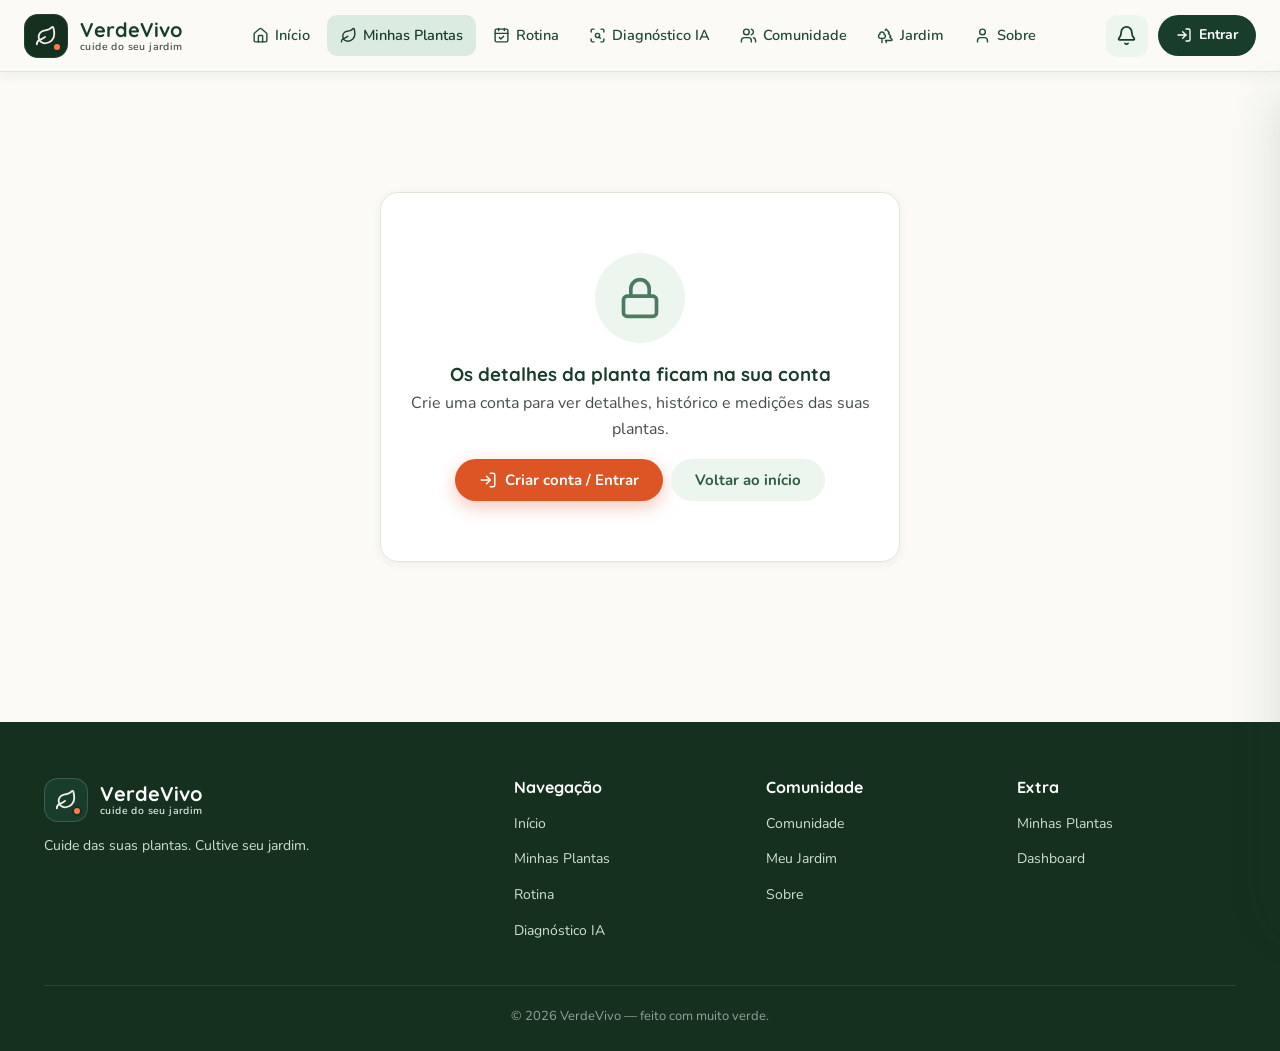
<file: plant-detail.html>
﻿<!DOCTYPE html>
<html lang="pt-BR">
<head>
  <meta charset="UTF-8">
  <meta name="viewport" content="width=device-width, initial-scale=1.0">
  <title>Detalhes da planta — VerdeVivo</title>
  <link rel="icon" type="image/svg+xml" href="assets/icons/favicon.svg">
  <link rel="preconnect" href="https://fonts.googleapis.com">
  <link rel="preconnect" href="https://fonts.gstatic.com" crossorigin>
  <link href="https://fonts.googleapis.com/css2?family=Quicksand:wght@500;600;700&family=Nunito:wght@400;600;700;800&display=swap" rel="stylesheet">
  <link rel="stylesheet" href="css/style.css">
</head>
<body>
  <div id="navbar"></div>

  <main class="main-pad" style="background:var(--bg)">
    <div class="container page-section" id="app-root">
      <div id="detail-root">
        <div class="skeleton" style="height:40px;width:40%;margin-bottom:20px"></div>
        <div class="skeleton" style="height:400px;border-radius:20px"></div>
      </div>
    </div>
  </main>

  <footer class="footer">
    <div class="container">
      <div class="footer-grid">
        <div>
          <a class="brand" href="index.html">
            <span class="brand-logo"><svg class="leaf" data-lucide="leaf" width="22" height="22"></svg><span class="dot"></span></span>
            <span class="brand-text"><span class="brand-name">VerdeVivo</span><span class="brand-tag">cuide do seu jardim</span></span>
          </a>
          <p class="about">Cuide das suas plantas. Cultive seu jardim.</p>
        </div>
        <div>
          <h4>Navegação</h4>
          <ul><li><a href="index.html">Início</a></li><li><a href="plants.html">Minhas Plantas</a></li><li><a href="routine.html">Rotina</a></li><li><a href="diagnosis.html">Diagnóstico IA</a></li></ul>
        </div>
        <div><h4>Comunidade</h4><ul><li><a href="community.html">Comunidade</a></li><li><a href="garden.html">Meu Jardim</a></li><li><a href="profile.html">Sobre</a></li></ul></div>
        <div><h4>Extra</h4><ul><li><a href="plants.html">Minhas Plantas</a></li><li><a href="index.html">Dashboard</a></li></ul></div>
      </div>
      <div class="footer-bottom">© 2026 VerdeVivo — feito com muito verde.</div>
    </div>
  </footer>

  <div class="modal-overlay" id="measure-modal">
    <div class="modal">
      <div class="modal-head"><h3>Registrar nova medição</h3><button class="modal-close" data-close-modal><svg data-lucide="x" width="20" height="20"></svg></button></div>
      <form id="measure-form">
        <div class="field"><label>Altura atual (cm)</label><input type="number" id="m-height" min="0" step="0.5" required></div>
        <div class="field"><label>Umidade do substrato (%)</label><input type="number" id="m-hum" min="0" max="100" required></div>
        <div class="field"><label>Luz recebida (%)</label><input type="number" id="m-light" min="0" max="100" required></div>
        <div class="field"><label>Data</label><input type="date" id="m-date" value=""></div>
        <button class="btn btn-primary btn-block" type="submit">Salvar medição</button>
      </form>
    </div>
  </div>

  <script src="js/app.js"></script>
  <script src="js/plants.js"></script>
  <script src="js/ui.js"></script>
  <script src="js/chart.min.js"></script>
  <script src="js/lucide.min.js"></script>
  <script>
    App.init('plants');
    UI.bindGlobalEvents();

    const id = new URLSearchParams(location.search).get('id');
    let current = id && Plants.getById(id);

    function humidityLevel(p) {
      const h = p.humidity;
      if (h < 30) return { label: 'Nível crítico', color: 'var(--danger)' };
      if (h < 50) return { label: 'Abaixo do ideal', color: 'var(--warning)' };
      if (h <= 80) return { label: 'Nível ideal', color: 'var(--success)' };
      return { label: 'Acima do ideal', color: 'var(--info)' };
    }

    function lastFertDays(p) {
      if (!p.lastFert) return 'Nunca';
      const diff = Math.floor((Date.now() - new Date(p.lastFert)) / 86400000);
      return diff <= 0 ? 'Hoje' : `Última aplicação há ${diff} dias`;
    }

    function render() {
      const p = current;
      if (!p) {
        document.getElementById('detail-root').innerHTML = `<div class="card empty-state">
          <div class="e-icon"><svg data-lucide="search-x" width="44" height="44"></svg></div>
          <h3>Planta não encontrada</h3>
          <a class="btn btn-primary mt-16" href="plants.html">Voltar as minhas plantas</a>
        </div>`;
        return;
      }

      const hum = humidityLevel(p);
      const s = Plants.healthStatus(p);
      const lastWatered = UI.timeAgo(p.lastWatered);
      const fert = lastFertDays(p);

      document.getElementById('detail-root').innerHTML = `
        <div class="flex items-center gap-8 mb-24 wrap">
          <a class="btn btn-ghost btn-sm" href="plants.html"><svg data-lucide="arrow-left" width="16" height="16"></svg>Minhas Plantas</a>
          <span class="badge ${s.cls === 'danger' ? 'badge-danger' : s.cls === 'warn' ? 'badge-warning' : 'badge-green'}">${s.label}</span>
          ${p.favorite ? `<span class="badge badge-coral"><svg data-lucide="heart" width="13" height="13" fill="currentColor"></svg>Favorita</span>` : ''}
          <button class="btn btn-ghost btn-sm" style="margin-left:auto" data-edit-plant>Editar</button>
          <button class="btn btn-outline btn-sm" data-del-plant style="border-color:var(--danger-ink);color:var(--danger-ink)">Excluir</button>
        </div>

        <div class="grid" style="grid-template-columns:1.2fr 1fr;gap:28px" id="detail-grid">
          <div>
            <div style="position:relative">
              <img src="${p.image}" alt="${p.name}" style="width:100%;height:460px;object-fit:cover;border-radius:22px;box-shadow:var(--shadow)"
                onload="this.classList.remove('img-failed')"
                onerror="this.onerror=null;this.classList.add('img-failed');this.src='${UI.FALLBACK_IMG}'">
              <span class="badge badge-green" style="position:absolute;top:16px;left:16px">Em ${p.space}</span>
            </div>

            <div class="card mt-16" style="padding:22px">
              <h3 style="margin-bottom:18px">Histórico de desenvolvimento</h3>
              <div class="timeline">
                ${timelineHtml(p)}
              </div>
            </div>
          </div>

          <div>
            <h1 class="page-title" style="margin-bottom:2px">${p.name}</h1>
            <p class="page-sub"><em>${p.scientific}</em></p>

            <div class="card mt-24" style="padding:22px">
              <div class="grid grid-3" style="gap:16px">
                <div style="text-align:center"><div class="m-value" style="font-family:var(--font-display);font-size:26px;font-weight:700;color:var(--green-dark)">${p.ageYears.toLocaleString('pt-BR')}</div><div class="text-muted" style="font-size:12.5px">Idade (anos)</div></div>
                <div style="text-align:center"><div class="m-value" style="font-family:var(--font-display);font-size:26px;font-weight:700;color:var(--green-dark)">${p.heightCm} cm</div><div class="text-muted" style="font-size:12.5px">Altura</div></div>
                <div style="text-align:center"><div class="m-value" style="font-family:var(--font-display);font-size:26px;font-weight:700;color:var(--success-ink)">${p.health}</div><div class="text-muted" style="font-size:12.5px">Saúde</div></div>
              </div>
            </div>

            <div class="card mt-16" style="padding:22px">
              <div class="flex items-center gap-12" style="margin-bottom:16px">
                <div class="flex items-center gap-8" style="flex:1"><svg data-lucide="droplet" width="20" height="20" style="color:var(--info)"></svg><strong>Umidade do substrato</strong></div>
                <span class="m-value" style="font-family:var(--font-display);font-size:22px;font-weight:700;color:var(--green-dark)">${p.humidity}%</span>
              </div>
              <div class="bar ${p.humidity < 30 ? 'bar-danger' : p.humidity < 50 ? 'bar-warn' : ''}"><span style="width:${Math.max(0,Math.min(100,p.humidity))}%"></span></div>
              <div class="flex justify-between mt-8" style="font-size:12.5px;color:var(--text-muted)">
                <span>Nível crítico (0–30%)</span><span style="color:var(--green-dark);font-weight:700">${hum.label}</span>
              </div>

              <hr class="divider">
              <div class="flex items-center gap-12" style="margin-bottom:16px">
                <div class="flex items-center gap-8" style="flex:1"><svg data-lucide="sun" width="20" height="20" style="color:var(--warning-ink)"></svg><strong>Luz solar</strong></div>
                <span class="m-value" style="font-family:var(--font-display);font-size:22px;font-weight:700;color:var(--green-dark)">${p.light}%</span>
              </div>
              <div class="bar bar-coral"><span style="width:${Math.max(0,Math.min(100,p.light))}%"></span></div>

              <hr class="divider">
              <div class="flex items-center gap-12" style="margin-bottom:16px">
                <div class="flex items-center gap-8" style="flex:1"><svg data-lucide="thermometer" width="20" height="20" style="color:var(--coral-dark)"></svg><strong>Temperatura</strong></div>
                <span class="m-value" style="font-family:var(--font-display);font-size:22px;font-weight:700;color:var(--green-dark)">${p.temperature}°C</span>
              </div>
              <div class="flex justify-between" style="font-size:12.5px;color:var(--text-muted)"><span>Ideal: 18–26°C</span><span style="color:var(--green-dark);font-weight:700">${p.temperature >= 18 && p.temperature <= 26 ? 'Confortável' : 'Fora da faixa'}</span></div>

              <hr class="divider">
              <div class="flex items-center gap-12">
                <div class="flex items-center gap-8" style="flex:1"><svg data-lucide="flask-conical" width="20" height="20" style="color:var(--green-medium)"></svg><strong>Nutrição</strong></div>
                <span class="text-muted" style="font-size:13.5px">${fert}</span>
              </div>
            </div>

            <div class="card mt-16" style="padding:22px">
              <div class="flex items-center justify-between" style="margin-bottom:12px">
                <h3>Último cuidado e próximos passos</h3>
              </div>
              <div class="flex wrap gap-8 mb-16">
                <span class="badge badge-muted"><svg data-lucide="droplet" width="13" height="13"></svg>Última rega: ${lastWatered}</span>
                ${p.lastFert ? `<span class="badge badge-muted"><svg data-lucide="flask-conical" width="13" height="13"></svg>Adubação: ${UI.timeAgo(p.lastFert)}</span>` : ''}
              </div>
              <div class="problem-row" style="background:var(--green-lighter)">
                <span class="p-icon" style="color:var(--green-medium)"><svg data-lucide="calendar-clock" width="20" height="20"></svg></span>
                <div><div class="p-title">Próximo cuidado</div><div class="p-desc">${p.nextCare || 'Regar quando o substrato estiver seco'}</div></div>
              </div>
              <button class="btn btn-primary btn-block mt-16" data-care="${p.id}">Registrar novo cuidado</button>
              <button class="btn btn-ghost btn-block mt-8" data-measure>Registrar nova medição</button>
            </div>
          </div>
        </div>

        <div class="card mt-16" style="padding:22px">
          <h3 style="margin-bottom:8px">Gráfico de crescimento</h3>
          <p class="text-muted" style="font-size:13.5px;margin-bottom:16px">Evolução da altura ao longo do tempo (cm)</p>
          <div class="chart-box"><canvas id="growth-chart"></canvas></div>
        </div>
      `;
      document.querySelector('[data-edit-plant]').addEventListener('click', () => UI.openPlantModal(p));
      document.querySelector('[data-del-plant]').addEventListener('click', () => confirmDelete(p));
      document.querySelector('[data-measure]').addEventListener('click', () => openMeasure());
      if (window.lucide) window.lucide.createIcons();
      drawChart(p);
    }

    function timelineHtml(p) {
      const items = p.history && p.history.length ? p.history : [{ type: 'Brotamento', date: App.formatDate(new Date()), desc: 'Planta em monitoramento — primeiro marco registrado.' }];
      const all = [
        { type: 'Brotamento', emoji: '🌱' },
        { type: 'Folhas novas', emoji: '🌿' },
        { type: 'Maturidade', emoji: '🌳' },
        { type: 'Floração', emoji: '🌸' },
      ];
      return all.map(stage => {
        const found = items.find(i => i.type.toLowerCase() === stage.type.toLowerCase());
        if (found) {
          return `<div class="tl-item ${stage.type === 'Floração' ? 'tl-dot-coral' : ''}">
            <div class="tl-title">${found.type} ${found.emoji}</div>
            <div class="tl-date">${found.date}</div>
            ${found.desc ? `<div class="tl-desc">${found.desc}</div>` : ''}
          </div>`;
        }
        return `<div class="tl-item" style="opacity:.55">
          <div class="tl-title">${stage.type} ${stage.emoji}</div>
          <div class="tl-date">Ainda não registrado</div>
        </div>`;
      }).join('');
    }

    function drawChart(p) {
      const ctx = document.getElementById('growth-chart');
      if (!ctx) return;
      if (window.__growthChart) window.__growthChart.destroy();
      const data = (p.measurements && p.measurements.length ? p.measurements : [{ date: App.formatDate(new Date()), height: p.heightCm }]);
      window.__growthChart = new Chart(ctx, {
        type: 'line',
        data: {
          labels: data.map(m => m.date),
          datasets: [{
            label: 'Altura (cm)',
            data: data.map(m => m.height),
            fill: true,
            tension: 0.4,
            borderColor: '#2e5d42',
            backgroundColor: 'rgba(76,124,95,0.15)',
            pointBackgroundColor: '#ff7a4d',
            pointBorderColor: '#fff',
            pointRadius: 5,
            pointHoverRadius: 7,
          }]
        },
        options: {
          responsive: true,
          maintainAspectRatio: false,
          plugins: { legend: { display: false } },
          scales: { y: { beginAtZero: false, grid: { color: '#eef0ec' } }, x: { grid: { display: false } } }
        }
      });
    }

    function openMeasure() {
      const m = document.getElementById('measure-modal');
      document.getElementById('m-height').value = current.heightCm;
      document.getElementById('m-hum').value = current.humidity;
      document.getElementById('m-light').value = current.light;
      document.getElementById('m-date').value = new Date().toISOString().slice(0, 10);
      m.classList.add('open');
    }

    document.getElementById('measure-form').addEventListener('submit', (e) => {
      e.preventDefault();
      const height = parseFloat(document.getElementById('m-height').value);
      const hum = parseFloat(document.getElementById('m-hum').value);
      const light = parseFloat(document.getElementById('m-light').value);
      const date = document.getElementById('m-date').value;
      const p = current;
      const measurements = [...(p.measurements || []), { date, height, humidity: hum, light }];
      Plants.updatePlant(p.id, { heightCm: height, humidity: hum, light, measurements });
      current = Plants.getById(p.id);
      document.getElementById('measure-modal').classList.remove('open');
      App.toast('Medição registrada!', `${p.name} agora com ${height} cm`);
      render();
    });

    function confirmDelete(p) {
      const ok = confirm(`Excluir ${p.name} definitivamente?`);
      if (!ok) return;
      Plants.deletePlant(p.id);
      App.toast('Planta excluída', p.name);
      location.href = 'plants.html';
    }

    App.guardPage({
      root: 'app-root',
      title: 'Os detalhes da planta ficam na sua conta',
      message: 'Crie uma conta para ver detalhes, histórico e medições das suas plantas.',
      onReady: () => { render(); },
    });

    window.__refreshPlants = render;
  </script>
</body>
</html>
</file>
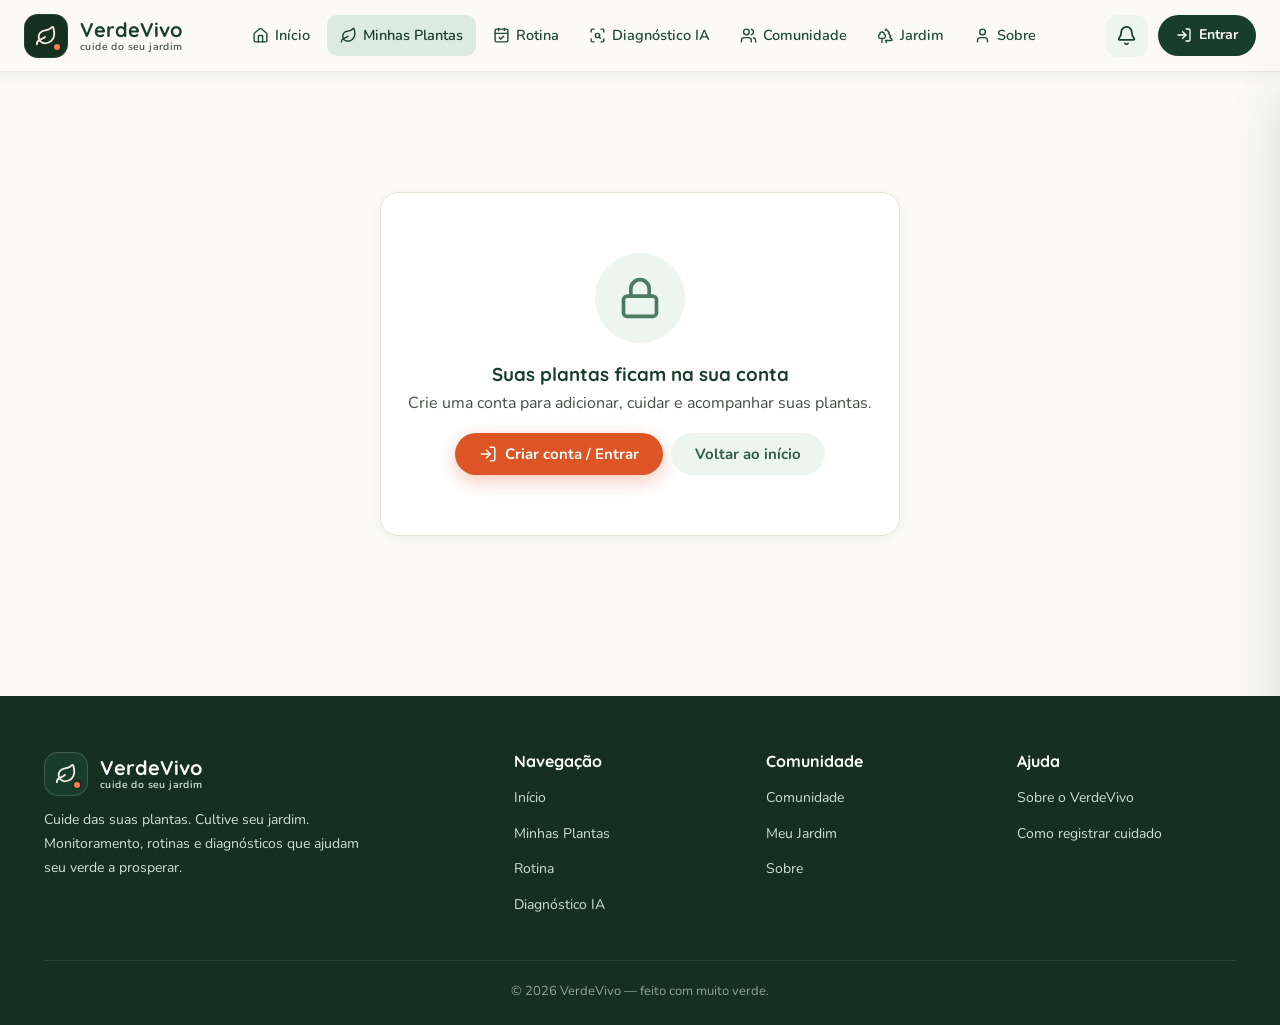
<file: plants.html>
﻿<!DOCTYPE html>
<html lang="pt-BR">
<head>
  <meta charset="UTF-8">
  <meta name="viewport" content="width=device-width, initial-scale=1.0">
  <title>Minhas Plantas — VerdeVivo</title>
  <link rel="icon" type="image/svg+xml" href="assets/icons/favicon.svg">
  <link rel="preconnect" href="https://fonts.googleapis.com">
  <link rel="preconnect" href="https://fonts.gstatic.com" crossorigin>
  <link href="https://fonts.googleapis.com/css2?family=Quicksand:wght@500;600;700&family=Nunito:wght@400;600;700;800&display=swap" rel="stylesheet">
  <link rel="stylesheet" href="css/style.css">
</head>
<body>
  <div id="navbar"></div>

  <main class="main-pad" style="background:var(--bg)">
    <div class="container page-section" id="app-root">
      <div class="section-head">
        <div>
          <h1 class="page-title">Minhas Plantas</h1>
          <p class="page-sub">Gerencie sua coleção, registre cuidados e acompanhe a saúde de cada uma.</p>
        </div>
        <button class="btn btn-primary" data-open-plant><svg data-lucide="plus" width="18" height="18"></svg>Adicionar nova planta</button>
      </div>

      <div class="flex wrap items-center gap-12" style="margin-bottom:28px">
        <div class="filter-tabs" id="filter-tabs">
          <button class="filter-tab active" data-filter="all">Todas</button>
          <button class="filter-tab" data-filter="healthy">Saudáveis</button>
          <button class="filter-tab" data-filter="water">Precisam de água</button>
          <button class="filter-tab" data-filter="light">Pouca luz</button>
          <button class="filter-tab" data-filter="attention">Atenção</button>
        </div>
        <div class="search-input" style="margin-left:auto;min-width:240px">
          <svg data-lucide="search" width="18" height="18"></svg>
          <input type="text" id="plant-search" placeholder="Buscar por nome ou espécie..." style="width:100%">
        </div>
      </div>

      <div class="grid grid-3" id="plants-grid"></div>
      <div id="empty-state"></div>
    </div>
  </main>

  <footer class="footer">
    <div class="container">
      <div class="footer-grid">
        <div>
          <a class="brand" href="index.html">
            <span class="brand-logo"><svg class="leaf" data-lucide="leaf" width="22" height="22"></svg><span class="dot"></span></span>
            <span class="brand-text"><span class="brand-name">VerdeVivo</span><span class="brand-tag">cuide do seu jardim</span></span>
          </a>
          <p class="about">Cuide das suas plantas. Cultive seu jardim. Monitoramento, rotinas e diagnósticos que ajudam seu verde a prosperar.</p>
        </div>
        <div>
          <h4>Navegação</h4>
          <ul><li><a href="index.html">Início</a></li><li><a href="plants.html">Minhas Plantas</a></li><li><a href="routine.html">Rotina</a></li><li><a href="diagnosis.html">Diagnóstico IA</a></li></ul>
        </div>
        <div>
          <h4>Comunidade</h4>
          <ul><li><a href="community.html">Comunidade</a></li><li><a href="garden.html">Meu Jardim</a></li><li><a href="profile.html">Sobre</a></li></ul>
        </div>
        <div>
          <h4>Ajuda</h4>
          <ul><li><a href="#" data-open-modal="about-modal">Sobre o VerdeVivo</a></li><li><a href="routine.html">Como registrar cuidado</a></li></ul>
        </div>
      </div>
      <div class="footer-bottom">© 2026 VerdeVivo — feito com muito verde.</div>
    </div>
  </footer>

  <div class="modal-overlay" id="about-modal">
    <div class="modal" style="max-width:460px">
      <div class="modal-head"><h3>Sobre o VerdeVivo</h3><button class="modal-close" data-close-modal><svg data-lucide="x" width="20" height="20"></svg></button></div>
      <p class="text-muted">O VerdeVivo ajuda você a monitorar plantas, manter rotinas de cuidado e identificar problemas através de diagnósticos visuais. Seus dados ficam salvos com segurança no seu próprio navegador.</p>
    </div>
  </div>

  <script src="js/app.js"></script>
  <script src="js/plants.js"></script>
  <script src="js/ui.js"></script>
  <script src="js/lucide.min.js"></script>
  <script>
    App.init('plants');
    UI.bindGlobalEvents();

    let currentFilter = 'all';
    let currentQuery = '';

    function bindControls() {
      document.querySelectorAll('.filter-tab').forEach(tab => {
        tab.addEventListener('click', () => {
          document.querySelectorAll('.filter-tab').forEach(t => t.classList.remove('active'));
          tab.classList.add('active');
          currentFilter = tab.getAttribute('data-filter');
          render();
        });
      });
      const search = document.getElementById('plant-search');
      if (search) search.addEventListener('input', (e) => {
        currentQuery = e.target.value.trim();
        render();
      });
    }

    function render() {
      if (!App.isLoggedIn()) return;
      let plants = App.getPlants();

      if (currentQuery) {
        const q = currentQuery.toLowerCase();
        plants = plants.filter(p => (p.name + ' ' + p.species).toLowerCase().includes(q));
      }
      if (currentFilter === 'healthy') {
        plants = plants.filter(p => { const c = Plants.healthStatus(p).cls; return (c !== 'danger' && c !== 'warn') && !p.attention; });
      } else if (currentFilter === 'water') {
        plants = plants.filter(p => p.humidity < 30);
      } else if (currentFilter === 'light') {
        plants = plants.filter(p => p.light < 35 && p.species !== 'Cacto');
      } else if (currentFilter === 'attention') {
        plants = plants.filter(p => p.attention || Plants.healthStatus(p).cls === 'danger' || Plants.healthStatus(p).cls === 'warn');
      }

      const grid = document.getElementById('plants-grid');
      const empty = document.getElementById('empty-state');
      if (!plants.length) {
        grid.innerHTML = '';
        empty.innerHTML = `<div class="card empty-state">
          <div class="e-icon"><svg data-lucide="leaf" width="44" height="44"></svg></div>
          <h3>Nenhuma planta encontrada</h3>
          <p>Ajuste os filtros ou adicione sua primeira planta.</p>
          <button class="btn btn-primary mt-16" data-open-plant>+ Adicionar planta</button>
        </div>`;
      } else {
        empty.innerHTML = '';
        grid.innerHTML = plants.map(p => UI.plantCard(p)).join('');
      }
      if (window.lucide) window.lucide.createIcons();
    }

    App.guardPage({
      root: 'app-root',
      title: 'Suas plantas ficam na sua conta',
      message: 'Crie uma conta para adicionar, cuidar e acompanhar suas plantas.',
      onReady: () => { bindControls(); render(); },
    });

    window.__refreshPlants = render;
  </script>
</body>
</html>
</file>
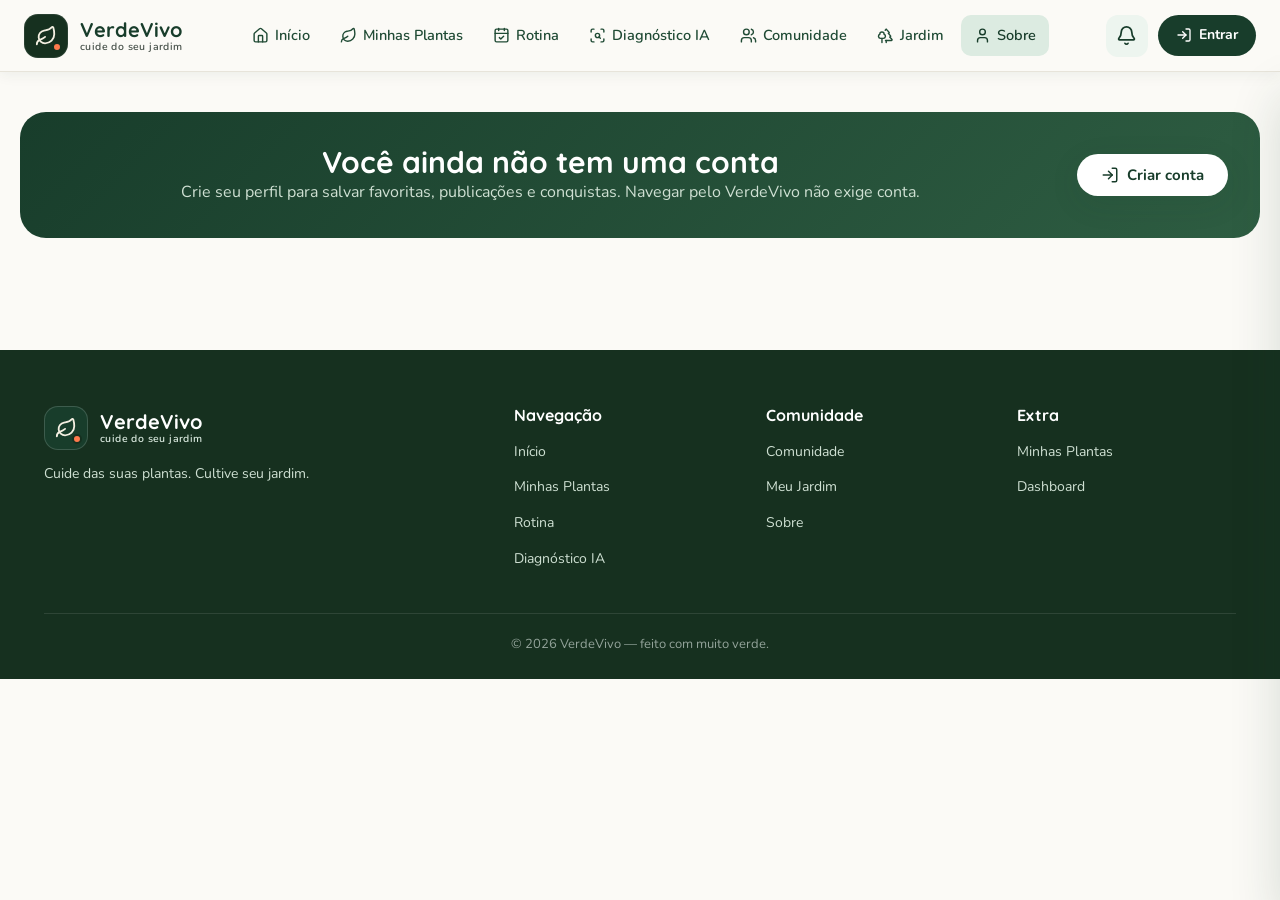
<file: profile.html>
﻿<!DOCTYPE html>
<html lang="pt-BR">
<head>
  <meta charset="UTF-8">
  <meta name="viewport" content="width=device-width, initial-scale=1.0">
  <title>Perfil — VerdeVivo</title>
  <link rel="icon" type="image/svg+xml" href="assets/icons/favicon.svg">
  <link rel="preconnect" href="https://fonts.googleapis.com">
  <link rel="preconnect" href="https://fonts.gstatic.com" crossorigin>
  <link href="https://fonts.googleapis.com/css2?family=Quicksand:wght@500;600;700&family=Nunito:wght@400;600;700;800&display=swap" rel="stylesheet">
  <link rel="stylesheet" href="css/style.css">
</head>
<body>
  <div id="navbar"></div>

  <main class="main-pad" style="background:var(--bg)">
    <div class="container page-section">
      <div class="profile-hero" id="profile-hero"></div>

      <div id="profile-content">
      <div class="grid" style="grid-template-columns:2fr 1.2fr;gap:24px">
        <div>
          <!-- Favorite plants -->
          <div class="section-head" style="margin-bottom:16px"><div><h3>Plantas favoritas</h3><div class="sub" id="fav-sub"></div></div></div>
          <div class="grid grid-3" id="fav-grid"></div>

          <!-- My publications -->
          <div class="section-head mt-24" style="margin-bottom:16px"><div><h3>Minhas publicações</h3><div class="sub">Um resumo da sua participação na comunidade</div></div></div>
          <div id="my-posts"></div>
        </div>

        <!-- Achievements -->
        <div>
          <div class="card" style="padding:22px;position:sticky;top:calc(var(--nav-h) + 20px)">
            <div class="section-head" style="margin-bottom:16px"><div><h3>Minhas conquistas</h3></div></div>
            <div style="display:flex;flex-direction:column;gap:10px" id="badges"></div>
          </div>
        </div>
      </div>
      </div>
    </div>
  </main>

  <footer class="footer">
    <div class="container">
      <div class="footer-grid">
        <div>
          <a class="brand" href="index.html">
            <span class="brand-logo"><svg class="leaf" data-lucide="leaf" width="22" height="22"></svg><span class="dot"></span></span>
            <span class="brand-text"><span class="brand-name">VerdeVivo</span><span class="brand-tag">cuide do seu jardim</span></span>
          </a>
          <p class="about">Cuide das suas plantas. Cultive seu jardim.</p>
        </div>
        <div><h4>Navegação</h4><ul><li><a href="index.html">Início</a></li><li><a href="plants.html">Minhas Plantas</a></li><li><a href="routine.html">Rotina</a></li><li><a href="diagnosis.html">Diagnóstico IA</a></li></ul></div>
        <div><h4>Comunidade</h4><ul><li><a href="community.html">Comunidade</a></li><li><a href="garden.html">Meu Jardim</a></li><li><a href="profile.html">Sobre</a></li></ul></div>
        <div><h4>Extra</h4><ul><li><a href="plants.html">Minhas Plantas</a></li><li><a href="index.html">Dashboard</a></li></ul></div>
      </div>
      <div class="footer-bottom">© 2026 VerdeVivo — feito com muito verde.</div>
    </div>
  </footer>

  <div class="modal-overlay" id="profile-modal">
    <div class="modal">
      <div class="modal-head"><h3>Editar perfil</h3><button class="modal-close" data-close-modal><svg data-lucide="x" width="20" height="20"></svg></button></div>
      <form id="profile-form">
        <div class="field"><label>Nome</label><input id="pf-name" required></div>
        <div class="field"><label>Bio</label><textarea id="pf-bio" maxlength="160"></textarea></div>
        <div class="field"><label>Foto de perfil</label>
          <input type="file" id="pf-avatar" accept="image/*">
        </div>
        <button class="btn btn-primary btn-block" type="submit">Salvar perfil</button>
      </form>
    </div>
  </div>

  <script src="js/app.js"></script>
  <script src="js/plants.js"></script>
  <script src="js/ui.js"></script>
  <script src="js/routine.js"></script>
  <script src="js/community.js"></script>
  <script src="js/lucide.min.js"></script>
  <script>
    App.init('profile');
    UI.bindGlobalEvents();

    function render() {
      const hero = document.getElementById('profile-hero');
      const content = document.getElementById('profile-content');

      if (!App.isLoggedIn()) {
        content.style.display = 'none';
        hero.innerHTML = `
          <div style="flex:1;min-width:220px;text-align:center">
            <h2>Você ainda não tem uma conta</h2>
            <p class="ph-bio">Crie seu perfil para salvar favoritas, publicações e conquistas. Navegar pelo VerdeVivo não exige conta.</p>
          </div>
          <button class="btn btn-light" data-open-modal="login-modal"><svg data-lucide="log-in" width="16" height="16"></svg>Criar conta</button>`;
        if (window.lucide) window.lucide.createIcons();
        return;
      }
      content.style.display = '';

      const me = App.getProfile();
      const acc = App.currentUser() || {};
      const plants = App.getPlants();
      const posts = App.getPosts();
      const myPosts = posts.filter(p => p.userId === Community.ME_ID);
      const favs = plants.filter(p => p.favorite);
      const streak = window.Routine ? window.Routine.streak() : 0;

      hero.innerHTML = `
        <img class="ph-avatar" src="${me.avatar || App.avatarFor(me.name)}" alt="foto de ${me.name}">
        <div style="flex:1;min-width:220px">
          <h2>${me.name}</h2>
          <p class="ph-bio" style="font-size:13.5px;color:#d6e6da">${acc.email || ''}</p>
          <p class="ph-bio">${me.bio}</p>
          <div class="ph-stats">
            <div class="ph-stat"><div class="v">${plants.length}</div><div class="l">Plantas</div></div>
            <div class="ph-stat"><div class="v">${myPosts.length}</div><div class="l">Publicações</div></div>
            <div class="ph-stat"><div class="v">${favs.length}</div><div class="l">Favoritas</div></div>
            <div class="ph-stat"><div class="v">${streak}d</div><div class="l">Sequência</div></div>
          </div>
        </div>
        <button class="btn btn-light" data-edit-profile><svg data-lucide="pencil" width="16" height="16"></svg>Editar perfil</button>
        <button class="btn btn-light" data-reset-data style="opacity:.85"><svg data-lucide="rotate-ccw" width="16" height="16"></svg>Resetar dados</button>
        <button class="btn btn-light" data-logout style="opacity:.85"><svg data-lucide="log-out" width="16" height="16"></svg>Sair</button>`;
      hero.querySelector('[data-edit-profile]').addEventListener('click', openEditModal);
      hero.querySelector('[data-reset-data]').addEventListener('click', () => {
        if (!confirm('Restaurar os dados de exemplo? Isso substitui suas plantas, tarefas e publicações atuais.')) return;
        App.resetData();
        App.toast('Dados restaurados', 'Seu jardim voltou ao estado inicial de exemplo.');
        render();
      });
      hero.querySelector('[data-logout]').addEventListener('click', () => {
        if (!confirm('Sair da conta?')) return;
        App.logout();
        App.buildNavbar('profile');
        render();
        App.toast('Você saiu da conta', 'Nenhuma conta ativa neste navegador.');
      });

      document.getElementById('fav-sub').textContent = favs.length ? `${favs.length} plantas marcadas como favoritas` : 'Toque no coração em uma planta para favoritar';
      document.getElementById('fav-grid').innerHTML = favs.length
        ? favs.map(p => UI.miniCard(p)).join('')
        : `<div class="card empty-state" style="grid-column:1/-1"><div class="e-icon"><svg data-lucide="heart" width="44" height="44"></svg></div><h3>Sem favoritas ainda</h3></div>`;

      document.getElementById('my-posts').innerHTML = myPosts.length
        ? myPosts.map(p => Community.postHtml(p)).join('')
        : `<div class="card empty-state"><div class="e-icon"><svg data-lucide="edit-3" width="44" height="44"></svg></div><h3>Você ainda não publicou</h3><a class="btn btn-primary mt-8" href="community.html">Ir para a comunidade</a></div>`;

      // Achievements
      const badges = buildBadges(plants, favs, streak, myPosts.length);
      document.getElementById('badges').innerHTML = badges;
      if (window.lucide) window.lucide.createIcons();
    }

    function buildBadges(plants, favs, streak, postCount) {
      const defs = [
        { icon: '🌱', title: 'Primeira planta', desc: 'Cadastre sua primeira planta', unlocked: plants.length >= 1 },
        { icon: '💧', title: '7 dias cuidando', desc: 'Complete 7 dias de rotina consecutivos', unlocked: streak >= 7 },
        { icon: '🌿', title: '10 plantas cadastradas', desc: 'Adicione 10 plantas ao seu jardim', unlocked: plants.length >= 10 },
        { icon: '🌳', title: 'Jardim saudável', desc: 'Tenha 5 plantas sem atenção', unlocked: plants.filter(p => !p.attention && Plants.healthStatus(p).cls !== 'danger').length >= 5 },
        { icon: '🤝', title: 'Membro ativo', desc: 'Publique na comunidade', unlocked: postCount >= 1 },
        { icon: '⭐', title: 'Colecionador', desc: 'Tenha 3 plantas favoritas', unlocked: favs.length >= 3 },
      ];
      return defs.map(b => `
        <div class="achievement ${b.unlocked ? '' : 'locked'}">
          <span class="a-icon">${b.icon}</span>
          <div><div class="a-title">${b.title}</div><div class="a-desc">${b.desc}</div></div>
          ${b.unlocked ? '<span class="badge badge-green" style="margin-left:auto">Desbloqueada</span>' : '<span class="badge badge-muted" style="margin-left:auto"><svg data-lucide="lock" width="12" height="12"></svg>Bloqueada</span>'}
        </div>`).join('');
    }

    function openEditModal() {
      const me = App.getProfile();
      document.getElementById('pf-name').value = me.name;
      document.getElementById('pf-bio').value = me.bio;
      document.getElementById('pf-avatar').value = '';
      document.getElementById('profile-modal').classList.add('open');
    }

    document.getElementById('profile-form').addEventListener('submit', (e) => {
      e.preventDefault();
      const me = App.getProfile();
      me.name = document.getElementById('pf-name').value.trim() || me.name;
      me.bio = document.getElementById('pf-bio').value.trim();
      const file = document.getElementById('pf-avatar').files[0];
      if (file) {
        const reader = new FileReader();
        reader.onload = (ev) => {
          me.avatar = ev.target.result;
          App.saveProfile(me);
          App.toast('Perfil salvo!', 'Foto atualizada.');
          render();
          if (window.App.buildNavbar) App.buildNavbar('profile');
        };
        reader.readAsDataURL(file);
      } else {
        App.saveProfile(me);
        App.toast('Perfil salvo!', 'Suas informações foram atualizadas.');
        render();
      }
      document.getElementById('profile-modal').classList.remove('open');
    });

    render();
    window.__refreshAll = render;
    window.__authCb = render;
  </script>
</body>
</html>
</file>
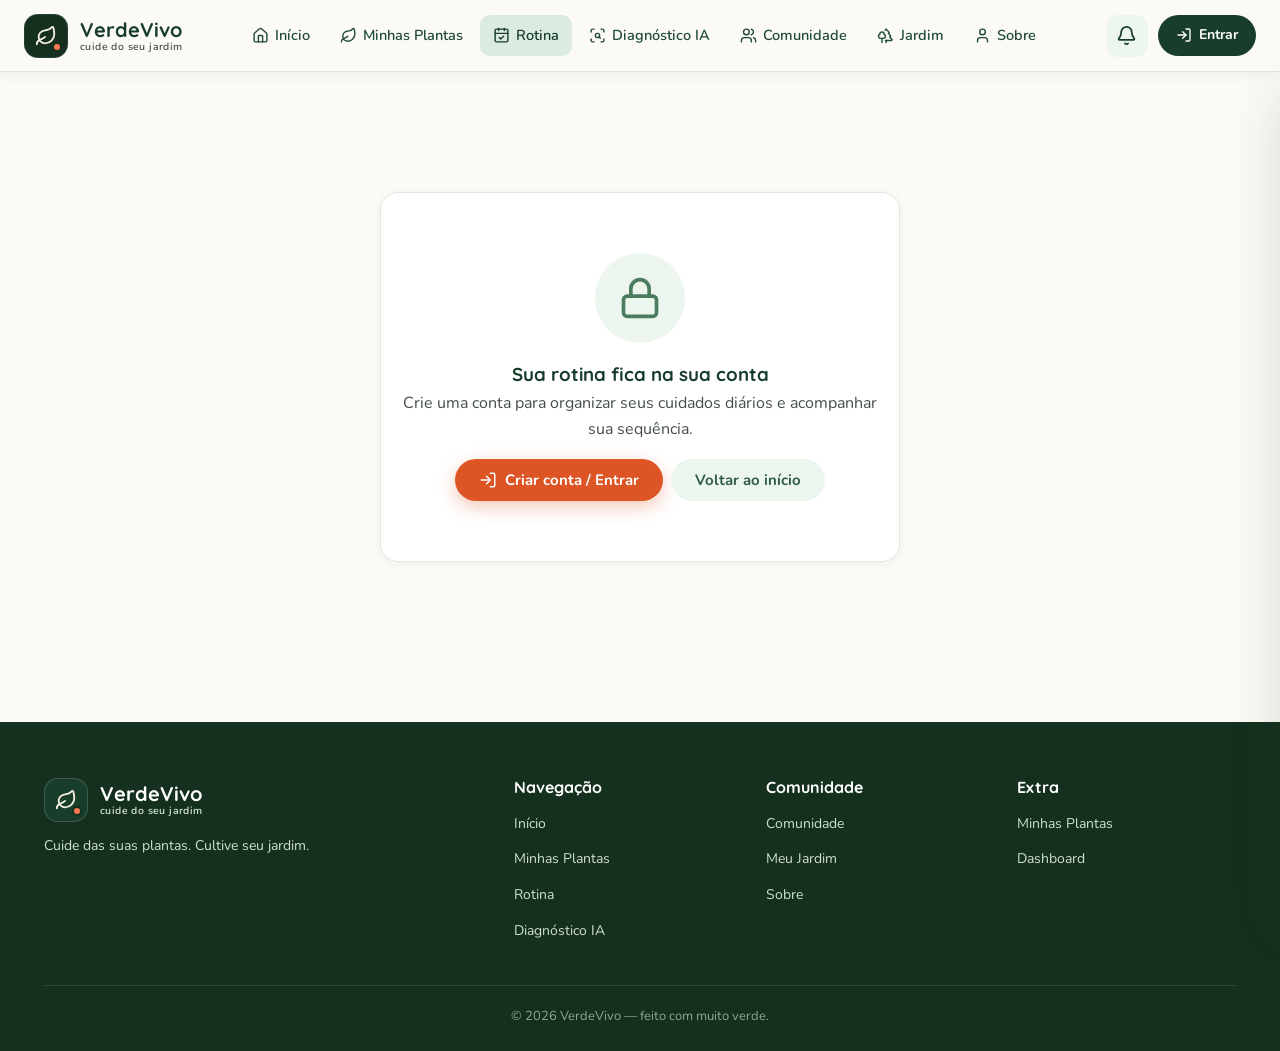
<file: routine.html>
﻿<!DOCTYPE html>
<html lang="pt-BR">
<head>
  <meta charset="UTF-8">
  <meta name="viewport" content="width=device-width, initial-scale=1.0">
  <title>Minha rotina — VerdeVivo</title>
  <link rel="icon" type="image/svg+xml" href="assets/icons/favicon.svg">
  <link rel="preconnect" href="https://fonts.googleapis.com">
  <link rel="preconnect" href="https://fonts.gstatic.com" crossorigin>
  <link href="https://fonts.googleapis.com/css2?family=Quicksand:wght@500;600;700&family=Nunito:wght@400;600;700;800&display=swap" rel="stylesheet">
  <link rel="stylesheet" href="css/style.css">
</head>
<body>
  <div id="navbar"></div>

  <main class="main-pad" style="background:var(--bg)">
    <div class="container page-section" id="app-root">
      <div class="section-head">
        <div>
          <h1 class="page-title">Minha rotina</h1>
          <p class="page-sub">Pequenos gestos, todos os dias, mantêm seu jardim vivo.</p>
        </div>
        <button class="btn btn-primary" data-add-task><svg data-lucide="plus" width="18" height="18"></svg>Adicionar novo cuidado</button>
      </div>

      <div class="grid" style="grid-template-columns:2fr 1fr;gap:24px">
        <div>
          <!-- Streak -->
          <div class="card" style="background:linear-gradient(120deg,var(--green-dark),var(--green-medium-2));color:#fff;padding:28px;border:none;display:flex;align-items:center;gap:24px;flex-wrap:wrap">
            <div class="ring" id="streak-ring" style="--size:96px;--p:0;--ring-color:#ff7a4d;flex-shrink:0;background:#2a4a37">
              <div class="ring-inner" id="streak-pct" style="background:#1e3d2b;color:#fff">0%</div>
            </div>
            <div style="flex:1;min-width:200px">
              <h2 style="color:#fff;font-size:30px"><span id="streak-val">0</span> dias consecutivos!</h2>
              <p style="color:#cfe0d3;margin-top:4px">Continue cuidando das suas plantas. Cada dia conta. 🌿</p>
              <div class="bar" style="background:rgba(255,255,255,0.2);margin-top:14px"><span id="streak-bar" style="width:0%;background:var(--coral)"></span></div>
            </div>
          </div>

          <!-- Weekly calendar -->
          <div class="card mt-16" style="padding:22px">
            <h3 style="margin-bottom:18px">Calendário semanal</h3>
            <div class="cal-week" id="cal-week"></div>
          </div>

          <!-- Tasks -->
          <div class="mt-24">
            <div class="section-head" style="margin-bottom:18px">
              <div><h3>Tarefas de hoje</h3><div class="sub" id="task-sub">Nenhuma tarefa pendente concluída.</div></div>
              <button class="btn btn-ghost btn-sm" id="back-today" data-cal-today hidden>Voltar para hoje</button>
            </div>
            <div id="task-list"></div>
          </div>
        </div>

        <!-- Sidebar: tip -->
        <div>
          <div class="card" style="padding:22px;position:sticky;top:calc(var(--nav-h) + 20px)">
            <div class="flex items-center gap-8 mb-16">
              <span class="m-icon m-icon-green"><svg data-lucide="lightbulb" width="22" height="22"></svg></span>
              <h3 style="margin-bottom:0">Dica Biológica do Dia</h3>
            </div>
            <p class="text-muted" style="font-size:14.5px;line-height:1.8" id="bio-tip"></p>
            <div class="problem-row mt-16" style="background:var(--green-lighter)">
              <span class="p-icon" style="color:var(--green-medium)"><svg data-lucide="leaf" width="20" height="20"></svg></span>
              <div><div class="p-title">Sabia?</div><div class="p-desc">As plantas "dormem" à noite, fazendo a respiração celular. Por isso, é melhor regar pela manhã.</div></div>
            </div>
          </div>
        </div>
      </div>
    </div>
  </main>

  <footer class="footer">
    <div class="container">
      <div class="footer-grid">
        <div>
          <a class="brand" href="index.html">
            <span class="brand-logo"><svg class="leaf" data-lucide="leaf" width="22" height="22"></svg><span class="dot"></span></span>
            <span class="brand-text"><span class="brand-name">VerdeVivo</span><span class="brand-tag">cuide do seu jardim</span></span>
          </a>
          <p class="about">Cuide das suas plantas. Cultive seu jardim.</p>
        </div>
        <div><h4>Navegação</h4><ul><li><a href="index.html">Início</a></li><li><a href="plants.html">Minhas Plantas</a></li><li><a href="routine.html">Rotina</a></li><li><a href="diagnosis.html">Diagnóstico IA</a></li></ul></div>
        <div><h4>Comunidade</h4><ul><li><a href="community.html">Comunidade</a></li><li><a href="garden.html">Meu Jardim</a></li><li><a href="profile.html">Sobre</a></li></ul></div>
        <div><h4>Extra</h4><ul><li><a href="plants.html">Minhas Plantas</a></li><li><a href="index.html">Dashboard</a></li></ul></div>
      </div>
      <div class="footer-bottom">© 2026 VerdeVivo — feito com muito verde.</div>
    </div>
  </footer>

  <div class="modal-overlay" id="task-modal">
    <div class="modal">
      <div class="modal-head"><h3>Adicionar cuidado</h3><button class="modal-close" data-close-modal><svg data-lucide="x" width="20" height="20"></svg></button></div>
      <form id="task-form">
        <div class="grid grid-2" style="gap:14px">
          <div class="field"><label>Tipo</label>
            <select id="tf-type">
              <option>Rega</option><option>Adubar</option><option>Podar</option><option>Girar vaso</option><option>Verificar luz</option><option>Pulverizar</option><option>Limpar folhas</option>
            </select>
          </div>
          <div class="field"><label>Planta</label>
            <select id="tf-plant"><option value="">Todas</option></select>
          </div>
        </div>
        <div class="grid grid-2" style="gap:14px">
          <div class="field"><label>Horário</label><input type="time" id="tf-time" value="10:00" required></div>
          <div class="field"><label>Data</label><input type="date" id="tf-date" required></div>
        </div>
        <div class="field"><label>Descrição</label><textarea id="tf-desc" placeholder="Ex: usar 150ml de água mineral"></textarea></div>
        <button class="btn btn-primary btn-block" type="submit">Adicionar à rotina</button>
      </form>
    </div>
  </div>

  <script src="js/app.js"></script>
  <script src="js/plants.js"></script>
  <script src="js/ui.js"></script>
  <script src="js/routine.js"></script>
  <script src="js/lucide.min.js"></script>
  <script>
    App.init('routine');
    UI.bindGlobalEvents();

    const TIPS = [
      'Regue pela manhã: reduz o risco de fungos e dá tempo das folhas secarem antes da noite.',
      'Folhas amareladas podem indicar excesso de água. Toque o substrato antes de regar.',
      'Gire seus vasos semanalmente para que todas as folhas recebam luz uniformemente.',
      'No inverno, reduza a rega: o metabolismo das plantas desacelera.',
      'Folhas com pontas marrons geralmente indicam ar seco ou excesso de sais.',
      'Misture substrato com perlita ou carvão para melhorar a drenagem.',
      'Algumas plantas, como a jiboia, purificam o ar e toleram mais sombra.',
    ];

    function viewTasks() {
      return Routine.tasksForView(Routine.getSelectedKey());
    }

    function progressPct() {
      const todays = Routine.getTasksToday();
      if (!todays.length) return 0;
      return Math.round(todays.filter(t => t.done).length / todays.length * 100);
    }

    function render() {
      document.getElementById('cal-week').innerHTML = Routine.calendarHtml();

      const key = Routine.getSelectedKey();
      const todays = viewTasks();
      const done = todays.filter(t => t.done).length;
      const isToday = key === Routine.todayKey();

      const list = document.getElementById('task-list');
      const sub = document.getElementById('task-sub');
      const backBtn = document.getElementById('back-today');

      if (!isToday) {
        const d = Routine.parseKey(key);
        sub.textContent = `${done} de ${todays.length} tarefas · ${d.toLocaleDateString('pt-BR', { weekday: 'long', day: 'numeric', month: 'long' })}`;
        if (backBtn) backBtn.hidden = false;
      } else {
        sub.textContent = `${done} de ${todays.length} tarefas concluídas hoje.`;
        if (backBtn) backBtn.hidden = true;
      }
      const titleEl = document.querySelector('.mt-24 .section-head h3');
      if (titleEl) titleEl.textContent = isToday ? 'Tarefas de hoje' : 'Tarefas do dia';

      list.innerHTML = todays.length
        ? todays.map(t => Routine.taskCard(t)).join('')
        : `<div class="card empty-state"><div class="e-icon"><svg data-lucide="party-popper" width="44" height="44"></svg></div><h3>Nenhuma tarefa${isToday ? ' hoje' : ' nesse dia'}!</h3><p>Aproveite para adicionar um novo cuidado.</p></div>`;

      document.getElementById('bio-tip').textContent = TIPS[new Date().getDate() % TIPS.length];
      if (window.lucide) window.lucide.createIcons();
      syncStreakPanel();
    }

    function syncStreakPanel() {
      const p = progressPct();
      const ring = document.getElementById('streak-ring');
      if (ring) {
        ring.style.setProperty('--p', p);
        document.getElementById('streak-pct').textContent = p + '%';
        document.getElementById('streak-bar').style.width = p + '%';
        document.getElementById('streak-val').textContent = Routine.streak();
      }
    }

    document.addEventListener('click', (e) => {
      const clicked = e.target.closest('[data-cal-day], [data-cal-today], [data-toggle-task], [data-remove-task]');
      if (!clicked) return;
      if (!App.isLoggedIn()) return;
      const day = e.target.closest('[data-cal-day]');
      if (day) {
        Routine.setSelectedKey(day.getAttribute('data-cal-day'));
        render();
        return;
      }
      const reset = e.target.closest('[data-cal-today]');
      if (reset) {
        Routine.setSelectedKey(Routine.todayKey());
        render();
        return;
      }
      const t = e.target.closest('[data-toggle-task]');
      if (t) {
        const id = t.getAttribute('data-toggle-task');
        const task = Routine.allTasks().find(x => x.id === id);
        if (task) {
          Routine.saveTask(id, { done: !task.done });
          const todays = Routine.getTasksToday();
          if (todays.length && todays.filter(x => x.done).length === todays.length) {
            App.toast('Rotina concluída! 🎉', 'Todas as tarefas de hoje foram feitas.');
          }
          render();
        }
        return;
      }
      const r = e.target.closest('[data-remove-task]');
      if (r) {
        Routine.removeTask(r.getAttribute('data-remove-task'));
        render();
        App.toast('Tarefa removida', 'Cuidado excluído da rotina.');
      }
    });

    let controlsBound = false;
    function bindControls() {
      if (controlsBound) return;
      controlsBound = true;

      document.querySelector('[data-add-task]').addEventListener('click', () => {
        const sel = document.getElementById('tf-plant');
        sel.innerHTML = '<option value="">Todas</option>' + App.getPlants().map(p => `<option value="${p.id}">${p.name}</option>`).join('');
        document.getElementById('tf-date').value = Routine.getSelectedKey();
        document.getElementById('task-modal').classList.add('open');
      });

      document.getElementById('task-form').addEventListener('submit', (e) => {
        e.preventDefault();
        const type = document.getElementById('tf-type').value;
        const plantSel = document.getElementById('tf-plant').value;
        const plantName = plantSel ? Plants.getById(plantSel).name : 'Todas as plantas';
        const time = document.getElementById('tf-time').value;
        const due = document.getElementById('tf-date').value || Routine.todayKey();
        const desc = document.getElementById('tf-desc').value.trim() || '';
        Routine.addTask({ type, plant: plantName, plantId: plantSel || null, time, desc, due });
        document.getElementById('task-modal').classList.remove('open');
        Routine.setSelectedKey(due);
        App.toast('Cuidado adicionado!', `${type} · ${plantName} · ${time}`);
        render();
      });
    }

    function onReady() {
      controlsBound = false;
      bindControls();
      Routine.ensureSeeded();
      render();
    }

    App.guardPage({
      root: 'app-root',
      title: 'Sua rotina fica na sua conta',
      message: 'Crie uma conta para organizar seus cuidados diários e acompanhar sua sequência.',
      onReady,
    });

    window.__refreshAll = render;
    window.__refreshPlants = render;
  </script>
</body>
</html>
</file>
<file: css/style.css>
/* ============================================================
   VerdeVivo - Design System & Base Styles
   ============================================================ */

:root {
  /* Brand colors */
  --green-dark: #183d2b;
  --green-dark-2: #16301f;
  --green-medium: #4c7c5f;
  --green-medium-2: #2e5d42;
  --green-light: #dcebe1;
  --green-lighter: #edf5ef;
  --green-ink: #204b35;
  --coral: #ff7a4d;
  --coral-dark: #dd5524;
  --coral-light: #ffe9df;
  /* Coral escuro, para textos e ícones sobre fundo claro */
  --coral-ink: #b0421a;

  /* Neutrals */
  --white: #ffffff;
  --off-white: #fafaf7;
  --cream: #f7f5ee;
  --bg: #fbfaf6;
  --text: #1d2b22;
  --text-muted: #454f48;
  --text-light: #5f6a63;
  --border: #e7e4da;
  --card-bg: #ffffff;

  /* Status colors */
  --success: #3fae6a;
  --warning: #f0a53a;
  --danger: #e2564a;
  --info: #3d8bd6;
  /* Versões escuras: texto e ícones com bom contraste em fundo claro */
  --success-ink: #1e7a45;
  --warning-ink: #8f5e14;
  --danger-ink: #bb3b30;
  --info-ink: #2664a0;

  /* Shape & shadows */
  --radius: 18px;
  --radius-sm: 12px;
  --radius-lg: 26px;
  --shadow-sm: 0 2px 10px rgba(30, 61, 43, 0.06);
  --shadow: 0 8px 30px rgba(30, 61, 43, 0.10);
  --shadow-lg: 0 18px 50px rgba(30, 61, 43, 0.16);

  /* Typography */
  --font: 'Nunito', system-ui, -apple-system, 'Segoe UI', sans-serif;
  --font-display: 'Quicksand', var(--font);

  --nav-h: 72px;
  --transition: 0.25s ease;
}

* { box-sizing: border-box; margin: 0; padding: 0; }

html { scroll-behavior: smooth; }

body {
  font-family: var(--font);
  background: var(--bg);
  color: var(--text);
  line-height: 1.6;
  -webkit-font-smoothing: antialiased;
  font-size: 16px;
}

h1, h2, h3, h4, h5 {
  font-family: var(--font-display);
  font-weight: 700;
  line-height: 1.2;
  color: var(--green-dark);
}

img { max-width: 100%; display: block; }

a { color: var(--green-medium-2); text-decoration: none; }
a:hover { color: var(--green-dark); }

button { font-family: var(--font); cursor: pointer; }
button:disabled { cursor: not-allowed; opacity: 0.6; }

input, select, textarea { font-family: var(--font); }

.container {
  width: 100%;
  max-width: 1240px;
  margin: 0 auto;
  padding: 0 24px;
}

.section { padding: 56px 0; }
.section-sm { padding: 24px 0; }

/* ---------- Buttons ---------- */
.btn {
  display: inline-flex;
  align-items: center;
  justify-content: center;
  gap: 8px;
  padding: 12px 24px;
  border-radius: 999px;
  font-weight: 700;
  font-size: 15px;
  border: none;
  transition: var(--transition);
  white-space: nowrap;
  line-height: 1.2;
}

.btn svg { width: 18px; height: 18px; }

.btn-primary {
  background: var(--coral-dark);
  color: #fff;
  box-shadow: 0 6px 18px rgba(221, 85, 36, 0.32);
}
.btn-primary:hover { background: var(--coral-ink); transform: translateY(-1px); box-shadow: 0 8px 22px rgba(221, 85, 36, 0.42); }

.btn-green {
  background: var(--green-medium);
  color: #fff;
}
.btn-green:hover { background: var(--green-medium-2); transform: translateY(-1px); }

.btn-outline {
  background: transparent;
  color: var(--green-dark);
  border: 2px solid var(--green-dark);
}
.btn-outline:hover { background: var(--green-dark); color: #fff; }

.btn-ghost {
  background: var(--green-lighter);
  color: var(--green-medium-2);
}
.btn-ghost:hover { background: var(--green-light); }

.btn-light {
  background: #fff;
  color: var(--green-dark);
  box-shadow: var(--shadow);
}
.btn-light:hover { transform: translateY(-1px); }

.btn-sm { padding: 8px 16px; font-size: 13.5px; }
.btn-block { width: 100%; }

/* ---------- Cards ---------- */
.card {
  background: var(--card-bg);
  border-radius: var(--radius);
  box-shadow: var(--shadow-sm);
  border: 1px solid var(--border);
  overflow: hidden;
  transition: var(--transition);
}

.card-hover:hover {
  transform: translateY(-4px);
  box-shadow: var(--shadow);
}

/* ---------- Badges ---------- */
.badge {
  display: inline-flex;
  align-items: center;
  gap: 6px;
  padding: 5px 12px;
  border-radius: 999px;
  font-size: 12.5px;
  font-weight: 700;
}
.badge-green { background: var(--green-light); color: var(--green-dark); }
.badge-warning { background: #fdf0dc; color: var(--warning-ink); }
.badge-danger { background: #fde8e5; color: var(--danger-ink); }
.badge-info { background: #e3f0fb; color: var(--info-ink); }
.badge-muted { background: #eef0ec; color: var(--text-muted); }
.badge-coral { background: var(--coral-light); color: var(--coral-ink); }

/* ---------- Navbar ---------- */
.nav {
  position: fixed;
  top: 0;
  left: 0;
  right: 0;
  height: var(--nav-h);
  background: var(--bg);
  border-bottom: 1px solid var(--border);
  z-index: 1000;
  box-shadow: 0 2px 14px rgba(24, 61, 43, 0.07);
}
.nav-inner {
  max-width: 1320px;
  margin: 0 auto;
  height: 100%;
  display: flex;
  align-items: center;
  justify-content: space-between;
  padding: 0 24px;
  gap: 16px;
}

.brand {
  display: flex;
  align-items: center;
  gap: 12px;
  color: #fff;
  text-decoration: none;
}
.brand-logo {
  width: 44px;
  height: 44px;
  border-radius: 14px;
  background: var(--green-dark-2);
  display: flex;
  align-items: center;
  justify-content: center;
  position: relative;
  box-shadow: inset 0 0 0 1px rgba(255,255,255,0.08);
}
.brand-logo .leaf {
  color: #f4efe2;
  width: 22px;
  height: 22px;
}
.brand-logo .dot {
  position: absolute;
  bottom: 6px;
  right: 6px;
  width: 10px;
  height: 10px;
  border-radius: 50%;
  background: var(--coral);
  border: 2px solid var(--green-dark-2);
}
.brand-text { display: flex; flex-direction: column; line-height: 1.1; }
.brand-name { font-family: var(--font-display); font-weight: 700; font-size: 20px; color: var(--green-dark); }
.brand-tag { font-size: 10.5px; color: var(--text-muted); letter-spacing: 0.4px; font-weight: 600; }

.nav-links {
  display: flex;
  align-items: center;
  gap: 4px;
  list-style: none;
}
.nav-links a.nav-link {
  color: var(--green-ink);
  font-size: 14.5px;
  font-weight: 600;
  padding: 9px 13px;
  border-radius: 10px;
  transition: var(--transition);
  display: flex;
  align-items: center;
  gap: 6px;
}
.nav-links a.nav-link svg { width: 17px; height: 17px; }
.nav-links a.nav-link:hover { background: var(--green-lighter); color: var(--green-dark); }
.nav-links a.nav-link.active { background: var(--green-light); color: var(--green-dark); }

.nav-actions {
  display: flex;
  align-items: center;
  gap: 10px;
}

.icon-btn {
  position: relative;
  background: var(--green-lighter);
  border: none;
  width: 42px;
  height: 42px;
  border-radius: 12px;
  color: var(--green-dark);
  display: inline-flex;
  align-items: center;
  justify-content: center;
  transition: var(--transition);
}
.icon-btn:hover { background: var(--green-light); }
.icon-btn svg { width: 21px; height: 21px; }
.icon-btn .dot-count {
  position: absolute;
  top: -4px;
  right: -4px;
  background: var(--coral-ink);
  color: #fff;
  font-size: 11px;
  font-weight: 800;
  min-width: 19px;
  height: 19px;
  border-radius: 99px;
  display: flex;
  align-items: center;
  justify-content: center;
  padding: 0 4px;
  border: 2px solid var(--bg);
}
.icon-btn .dot-count.hide { display: none; }
@keyframes bump { 0% { transform: scale(1); } 40% { transform: scale(1.15); } 100% { transform: scale(1); } }
.icon-btn.bump { animation: bump 0.5s ease; }

.nav-user {
  display: flex;
  align-items: center;
  gap: 8px;
  background: var(--green-lighter);
  padding: 5px 14px 5px 5px;
  border-radius: 999px;
  color: var(--green-dark);
  text-decoration: none;
  transition: var(--transition);
}
.nav-user:hover { background: var(--green-light); }
.nav-user .avatar {
  width: 32px;
  height: 32px;
  border-radius: 50%;
  background: var(--green-medium);
  object-fit: cover;
  border: 2px solid rgba(24, 61, 43, 0.18);
}
.nav-user span { font-size: 13.5px; font-weight: 700; }

.btn-login {
  background: var(--green-dark);
  color: #fff;
  padding: 9px 18px;
  border-radius: 999px;
  font-weight: 700;
  font-size: 14px;
  display: inline-flex;
  align-items: center;
  gap: 7px;
  transition: var(--transition);
}
.btn-login:hover { background: var(--green-medium-2); color: #fff; }

.nav-burger {
  background: var(--green-lighter);
  border: none;
  width: 42px;
  height: 42px;
  border-radius: 12px;
  color: var(--green-dark);
  display: none;
  align-items: center;
  justify-content: center;
  transition: var(--transition);
}
.nav-burger:hover { background: var(--green-light); }
.nav-burger svg { width: 24px; height: 24px; }

/* Mobile nav drawer */
.mobile-nav {
  position: fixed;
  top: var(--nav-h);
  left: 0;
  right: 0;
  bottom: 0;
  background: var(--bg);
  box-shadow: 0 24px 48px rgba(24, 61, 43, 0.16);
  transform: translateX(100%);
  transition: transform 0.3s ease;
  z-index: 999;
  overflow-y: auto;
  padding: 20px 24px 40px;
}
.mobile-nav.open { transform: translateX(0); }
.mobile-nav a.nav-link {
  display: flex;
  align-items: center;
  gap: 14px;
  color: var(--green-ink);
  font-size: 18px;
  font-weight: 700;
  padding: 15px 12px;
  border-radius: 14px;
  border-bottom: 1px solid var(--border);
}
.mobile-nav a.nav-link svg { width: 22px; height: 22px; }
.mobile-nav a.nav-link:hover, .mobile-nav a.nav-link.active { background: var(--green-light); color: var(--green-dark); }
.mobile-nav .mobile-actions { display: flex; flex-direction: column; gap: 12px; margin-top: 20px; }

/* ---------- Layout helpers ---------- */
.grid { display: grid; gap: 20px; }
.grid-2 { grid-template-columns: repeat(2, 1fr); }
.grid-3 { grid-template-columns: repeat(3, 1fr); }
.grid-4 { grid-template-columns: repeat(4, 1fr); }

.flex { display: flex; }
.flex-col { flex-direction: column; }
.items-center { align-items: center; }
.justify-between { justify-content: space-between; }
.justify-center { justify-content: center; }
.gap-8 { gap: 8px; }
.gap-12 { gap: 12px; }
.gap-16 { gap: 16px; }
.gap-20 { gap: 20px; }
.wrap { flex-wrap: wrap; }
.mt-8 { margin-top: 8px; }
.mt-16 { margin-top: 16px; }
.mt-24 { margin-top: 24px; }
.mt-32 { margin-top: 32px; }
.mb-8 { margin-bottom: 8px; }
.mb-16 { margin-bottom: 16px; }
.mb-24 { margin-bottom: 24px; }
.mb-32 { margin-bottom: 32px; }

.page-title { font-size: 34px; margin-bottom: 8px; }
.page-sub { color: var(--text-muted); font-size: 16px; }
.text-muted { color: var(--text-muted); }
.text-coral { color: var(--coral-ink); }
.text-center { text-align: center; }

hr.divider { border: none; border-top: 1px solid var(--border); margin: 24px 0; }

/* ---------- Hero ---------- */
.hero {
  background: linear-gradient(135deg, var(--green-dark) 0%, var(--green-dark-2) 70%);
  position: relative;
  overflow: hidden;
  color: #fff;
  min-height: 520px;
  display: flex;
  align-items: center;
}
.hero::after {
  content: '';
  position: absolute;
  inset: 0;
  background: radial-gradient(600px 300px at 85% 20%, rgba(255,122,77,0.15), transparent 60%),
              radial-gradient(500px 300px at 10% 85%, rgba(120, 190, 150, 0.15), transparent 60%);
  pointer-events: none;
}
.hero-grid {
  position: relative;
  z-index: 2;
  display: grid;
  grid-template-columns: 1.1fr 1fr;
  gap: 40px;
  align-items: center;
}
.hero h1 {
  color: #fff;
  font-size: 50px;
  line-height: 1.08;
  margin-bottom: 20px;
  max-width: 560px;
}
.hero p {
  color: #cfdfd3;
  font-size: 18px;
  max-width: 480px;
  margin-bottom: 30px;
}
.hero-actions { display: flex; gap: 14px; flex-wrap: wrap; }
.hero-visual { position: relative; display: flex; justify-content: center; }
.hero-plants {
  width: 100%;
  max-width: 440px;
  border-radius: 26px;
  box-shadow: var(--shadow-lg);
  height: 400px;
  object-fit: cover;
}
.hero-float {
  position: absolute;
  background: rgba(255,255,255,0.96);
  border-radius: 16px;
  box-shadow: var(--shadow);
  padding: 12px 16px;
  display: flex;
  align-items: center;
  gap: 12px;
  backdrop-filter: blur(4px);
}
.hero-float .f-icon {
  width: 42px; height: 42px;
  border-radius: 12px;
  display: flex; align-items: center; justify-content: center;
  flex-shrink: 0;
}
.hero-float .f-icon svg { width: 22px; height: 22px; }
.hero-float .f-label { font-size: 11px; color: var(--text-muted); font-weight: 600; }
.hero-float .f-value { font-size: 16px; font-weight: 800; color: var(--green-dark); }
.float-1 { top: 30px; left: -20px; }
.float-2 { bottom: 40px; right: -20px; }
.float-3 { top: 50%; left: -30px; transform: translateY(-50%); }

/* ---------- Summary (metric) cards ---------- */
.metric-card {
  background: #fff;
  border-radius: var(--radius);
  padding: 24px;
  box-shadow: var(--shadow-sm);
  border: 1px solid var(--border);
  display: flex;
  flex-direction: column;
  gap: 10px;
  transition: var(--transition);
}
.metric-card:hover { transform: translateY(-4px); box-shadow: var(--shadow); }
.metric-card .m-icon {
  width: 48px; height: 48px;
  border-radius: 14px;
  display: flex; align-items: center; justify-content: center;
}
.metric-card .m-icon svg { width: 24px; height: 24px; }
.metric-card .m-value { font-family: var(--font-display); font-size: 30px; font-weight: 700; color: var(--green-dark); }
.metric-card .m-label { font-size: 13.5px; color: var(--text-muted); font-weight: 600; }
.metric-card .m-status { font-size: 13px; font-weight: 700; }
.m-icon-green { background: var(--green-lighter); color: var(--green-medium-2); }
.m-icon-coral { background: var(--coral-light); color: var(--coral-ink); }
.m-icon-blue { background: #e3f0fb; color: var(--info-ink); }
.m-icon-warn { background: #fdf0dc; color: var(--warning-ink); }

/* ---------- Section headers ---------- */
.section-head { display: flex; align-items: flex-end; justify-content: space-between; margin-bottom: 28px; gap: 16px; flex-wrap: wrap; }
.section-head h2 { font-size: 26px; }
.section-head .sub { color: var(--text-muted); margin-top: 4px; font-size: 15px; }

/* ---------- Plant image orientation fix ---------- */
/* Plant photos are stored mirrored; flip them horizontally on screen. */
.hero-plants,
.plant-card .pc-img,
.mini-card img,
.monitor-card img,
.garden-plant img,
.post-img,
.result-img,
#detail-grid img {
  transform: scaleX(-1);
}
/* Do not mirror the fallback image or its alt text. */
img.img-failed { transform: none !important; object-fit: contain; background: var(--green-lighter); }

/* ---------- Plant cards ---------- */
.plant-card { position: relative; }
.plant-card .pc-img {
  height: 190px;
  width: 100%;
  object-fit: cover;
  border-bottom: 1px solid var(--border);
}
.plant-card .pc-body { padding: 18px; }
.plant-card .pc-name { font-size: 19px; }
.plant-card .pc-species { color: var(--text-muted); font-size: 13.5px; margin-bottom: 14px; }
.plant-card .pc-stats { display: grid; grid-template-columns: repeat(3, 1fr); gap: 12px; margin: 14px 0; }
.plant-card .pc-stat { text-align: center; }
.plant-card .pc-stat .v { font-weight: 800; font-size: 16px; color: var(--green-dark); }
.plant-card .pc-stat .l { font-size: 11.5px; color: var(--text-muted); }
.plant-card .pc-actions { display: flex; gap: 10px; }

/* Attention / monitoring small cards */
.mini-card {
  background: #fff;
  border-radius: var(--radius-sm);
  border: 1px solid var(--border);
  display: flex;
  gap: 14px;
  padding: 14px;
  align-items: center;
  transition: var(--transition);
  box-shadow: var(--shadow-sm);
}
.mini-card:hover { transform: translateY(-3px); box-shadow: var(--shadow); }
.mini-card img { width: 58px; height: 58px; border-radius: 12px; object-fit: cover; flex-shrink: 0; }
.mini-card .mc-info { flex: 1; min-width: 0; }
.mini-card .mc-name { font-weight: 800; font-size: 15px; color: var(--green-dark); }
.mini-card .mc-sub { font-size: 12.5px; color: var(--text-muted); }
.mini-card .mc-meta { font-size: 12px; color: var(--text-muted); margin-top: 6px; font-weight: 600; }

.monitor-card {
  background: #fff;
  border-radius: var(--radius);
  border: 1px solid var(--border);
  overflow: hidden;
  box-shadow: var(--shadow-sm);
  transition: var(--transition);
}
.monitor-card:hover { transform: translateY(-4px); box-shadow: var(--shadow); }
.monitor-card img { height: 150px; width: 100%; object-fit: cover; }
.monitor-card .m-body { padding: 16px; }
.monitor-card .m-name { font-weight: 800; color: var(--green-dark); }
.monitor-card .m-species { font-size: 13px; color: var(--text-muted); }

/* ---------- Circular progress ---------- */
.ring {
  --p: 0;
  --size: 84px;
  width: var(--size);
  height: var(--size);
  border-radius: 50%;
  background: conic-gradient(var(--ring-color, var(--green-medium)) calc(var(--p) * 1%), var(--border) 0);
  display: flex;
  align-items: center;
  justify-content: center;
}
.ring .ring-inner {
  width: calc(var(--size) - 14px);
  height: calc(var(--size) - 14px);
  background: #fff;
  border-radius: 50%;
  display: flex;
  align-items: center;
  justify-content: center;
  font-weight: 800;
  color: var(--green-dark);
  font-size: calc(var(--size) * 0.26);
}

/* ---------- Bars ---------- */
.bar { height: 10px; border-radius: 99px; background: var(--green-lighter); overflow: hidden; }
.bar > span { display: block; height: 100%; border-radius: 99px; background: var(--green-medium); transition: width 0.6s ease; }
.bar.bar-coral > span { background: var(--coral); }
.bar.bar-warn > span { background: var(--warning); }
.bar.bar-danger > span { background: var(--danger); }

/* ---------- Storage/Forms ---------- */
.field { display: flex; flex-direction: column; gap: 6px; margin-bottom: 16px; }
.field label { font-size: 13.5px; font-weight: 700; color: var(--green-dark); }
.field input, .field select, .field textarea {
  padding: 12px 14px;
  border-radius: 12px;
  border: 1.5px solid var(--border);
  background: #fff;
  font-size: 15px;
  color: var(--text);
  transition: var(--transition);
}
.field input:focus, .field select:focus, .field textarea:focus {
  outline: none;
  border-color: var(--green-medium);
  box-shadow: 0 0 0 3px rgba(76,124,95,0.15);
}
.field textarea { resize: vertical; min-height: 90px; }

/* ---------- Modal ---------- */
.modal-overlay {
  position: fixed;
  inset: 0;
  background: rgba(20,40,28,0.55);
  backdrop-filter: blur(4px);
  z-index: 1100;
  display: none;
  align-items: center;
  justify-content: center;
  padding: 20px;
}
.modal-overlay.open { display: flex; }
.modal {
  background: #fff;
  border-radius: 22px;
  width: 100%;
  max-width: 520px;
  max-height: 92vh;
  overflow-y: auto;
  padding: 28px;
  box-shadow: var(--shadow-lg);
  animation: modalIn 0.25s ease;
}
.modal-wide { max-width: 640px; }
@keyframes modalIn {
  from { transform: translateY(16px) scale(0.98); opacity: 0; }
  to { transform: translateY(0) scale(1); opacity: 1; }
}
.modal-head { display: flex; align-items: center; justify-content: space-between; margin-bottom: 20px; }
.modal-head h3 { font-size: 22px; }
.modal-close {
  background: var(--green-lighter);
  border: none;
  width: 38px; height: 38px;
  border-radius: 12px;
  display: flex; align-items: center; justify-content: center;
  color: var(--green-dark);
  transition: var(--transition);
}
.modal-close:hover { background: var(--green-light); }
.modal-close svg { width: 20px; height: 20px; }
.cam-frame {
  position: relative;
  background: #0f1a12;
  border-radius: 16px;
  overflow: hidden;
  aspect-ratio: 4 / 3;
  display: flex;
  align-items: center;
  justify-content: center;
}
.cam-frame video {
  width: 100%;
  height: 100%;
  object-fit: cover;
  display: block;
  transform: scaleX(-1);
}
.cam-hint {
  position: absolute;
  inset: 0;
  display: flex;
  align-items: center;
  justify-content: center;
  text-align: center;
  padding: 0 24px;
  color: #cfe3d4;
  font-size: 14.5px;
  line-height: 1.5;
}

/* ---------- Toast ---------- */
#toast-wrap {
  position: fixed;
  bottom: 24px;
  right: 24px;
  z-index: 2000;
  display: flex;
  flex-direction: column;
  gap: 12px;
  max-width: 380px;
}
.toast {
  display: flex;
  align-items: center;
  gap: 12px;
  background: #fff;
  border-radius: 16px;
  box-shadow: var(--shadow-lg);
  padding: 16px 18px;
  border-left: 5px solid var(--green-medium);
  animation: toastIn 0.3s ease;
}
.toast.success { border-left-color: var(--success); }
.toast.error { border-left-color: var(--danger); }
.toast.warn { border-left-color: var(--warning); }
.toast .t-icon { width: 40px; height: 40px; border-radius: 12px; display: flex; align-items: center; justify-content: center; flex-shrink: 0; }
.toast .t-icon svg { width: 20px; height: 20px; }
.toast .t-title { font-weight: 800; font-size: 14.5px; color: var(--green-dark); }
.toast .t-msg { font-size: 13px; color: var(--text-muted); }
@keyframes toastIn { from { transform: translateX(40px); opacity: 0; } to { transform: translateX(0); opacity: 1; } }

/* ---------- Empty state ---------- */
.empty-state {
  text-align: center;
  padding: 60px 20px;
  color: var(--text-muted);
}
.empty-state .e-icon {
  width: 90px; height: 90px;
  background: var(--green-lighter);
  border-radius: 50%;
  display: flex; align-items: center; justify-content: center;
  margin: 0 auto 20px;
  color: var(--green-medium);
}
.empty-state .e-icon svg { width: 44px; height: 44px; }
.empty-state h3 { color: var(--green-dark); margin-bottom: 6px; }

/* ---------- Skeleton ---------- */
.skeleton {
  position: relative;
  overflow: hidden;
  background: #eef0ec;
  border-radius: 8px;
}
.skeleton::after {
  content: '';
  position: absolute;
  inset: 0;
  transform: translateX(-100%);
  background: linear-gradient(90deg, transparent, rgba(255,255,255,0.7), transparent);
  animation: shimmer 1.4s infinite;
}
@keyframes shimmer { 100% { transform: translateX(100%); } }

/* ---------- Footer ---------- */
.footer {
  background: var(--green-dark-2);
  color: #cfe0d3;
  padding: 56px 0 24px;
  margin-top: 40px;
}
.footer-grid { display: grid; grid-template-columns: 2fr 1fr 1fr 1fr; gap: 32px; margin-bottom: 32px; }
.footer h4 { color: #fff; font-size: 16px; margin-bottom: 14px; }
.footer .brand-name { color: #fff; }
.footer .brand-tag { color: var(--green-light); }
.footer .brand-logo { background: var(--green-dark); box-shadow: inset 0 0 0 1px rgba(255,255,255,0.16); }
.footer ul { list-style: none; }
.footer ul li { margin-bottom: 10px; }
.footer ul a { color: #cfe0d3; font-size: 14px; }
.footer ul a:hover { color: #fff; }
.footer .about { font-size: 14px; line-height: 1.7; margin-top: 12px; max-width: 320px; }
.footer-bottom { border-top: 1px solid rgba(255,255,255,0.1); padding-top: 20px; text-align: center; font-size: 13px; color: #93a39a; }

/* ---------- Filters ---------- */
.filter-tabs { display: flex; gap: 10px; flex-wrap: wrap; }
.filter-tab {
  background: #fff;
  border: 1.5px solid var(--border);
  color: var(--green-dark);
  padding: 9px 18px;
  border-radius: 999px;
  font-weight: 700;
  font-size: 14px;
  transition: var(--transition);
}
.filter-tab:hover { border-color: var(--green-medium); }
.filter-tab.active { background: var(--green-dark); border-color: var(--green-dark); color: #fff; }

.search-input {
  position: relative;
}
.search-input svg { position: absolute; left: 14px; top: 50%; transform: translateY(-50%); width: 18px; height: 18px; color: var(--text-muted); }
.search-input input { padding-left: 42px; }

/* ---------- Timeline ---------- */
.timeline { position: relative; padding-left: 28px; }
.timeline::before { content: ''; position: absolute; left: 9px; top: 6px; bottom: 6px; width: 2px; background: var(--green-light); }
.tl-item { position: relative; padding-bottom: 26px; }
.tl-item:last-child { padding-bottom: 0; }
.tl-item::before {
  content: '';
  position: absolute;
  left: -25px;
  top: 6px;
  width: 16px;
  height: 16px;
  border-radius: 50%;
  background: var(--green-medium);
  border: 3px solid #fff;
  box-shadow: 0 0 0 2px var(--green-light);
}
.tl-dot-coral::before { background: var(--coral); }
.tl-title { font-weight: 800; color: var(--green-dark); }
.tl-date { font-size: 12.5px; color: var(--text-muted); }
.tl-desc { font-size: 14px; color: var(--text-muted); margin-top: 4px; }

/* ---------- Routine calendar ---------- */
.cal-week { display: grid; grid-template-columns: repeat(7, 1fr); gap: 10px; }
.cal-day {
  background: #fff;
  border: 1.5px solid var(--border);
  border-radius: 14px;
  padding: 14px 6px;
  text-align: center;
  transition: var(--transition);
  cursor: pointer;
  font-family: inherit;
  color: inherit;
}
.cal-day:hover { border-color: var(--green-light); }
.cal-day.selected { border-color: var(--green-medium); box-shadow: 0 0 0 3px rgba(76,124,95,0.16); }
.cal-day .cd-name { font-size: 11.5px; color: var(--text-muted); font-weight: 700; text-transform: uppercase; }
.cal-day .cd-num { font-family: var(--font-display); font-size: 22px; font-weight: 700; color: var(--green-dark); margin: 4px 0 8px; }
.cal-day .cd-dot { width: 9px; height: 9px; border-radius: 50%; margin: 0 auto; }
.cal-day.today { border-color: var(--coral); box-shadow: 0 0 0 3px rgba(255,122,77,0.18); }
.cal-day.completed .cd-dot { background: var(--success); }
.cal-day.partial .cd-dot { background: var(--warning); }
.cal-day.future .cd-dot { background: var(--border); }

/* ---------- Task card ---------- */
.task-card {
  background: #fff;
  border-radius: var(--radius);
  border: 1.5px solid var(--border);
  padding: 18px;
  display: flex;
  gap: 16px;
  align-items: flex-start;
  transition: var(--transition);
  box-shadow: var(--shadow-sm);
}
.task-card:hover { box-shadow: var(--shadow); }
.task-card .tc-time { font-weight: 800; color: var(--coral-ink); font-size: 15px; min-width: 48px; }
.task-card .tc-icon {
  width: 46px; height: 46px;
  border-radius: 14px;
  display: flex; align-items: center; justify-content: center;
  flex-shrink: 0;
}
.task-card .tc-icon svg { width: 22px; height: 22px; }
.task-card .tc-body { flex: 1; }
.task-card .tc-title { font-weight: 800; color: var(--green-dark); font-size: 16px; }
.task-card .tc-plant { font-size: 13.5px; color: var(--text-muted); font-weight: 600; }
.task-card .tc-desc { font-size: 13.5px; color: var(--text-muted); margin-top: 4px; }
.task-card .tc-meta { display: flex; gap: 8px; margin-top: 10px; flex-wrap: wrap; }
.task-card.done {
  background: var(--green-lighter);
  border-color: var(--green-light);
  opacity: 0.88;
}
.task-card.done .tc-title { text-decoration: line-through; }
.check-btn {
  width: 30px; height: 30px;
  border-radius: 9px;
  border: 2px solid var(--border);
  background: #fff;
  display: flex; align-items: center; justify-content: center;
  color: transparent;
  transition: var(--transition);
  flex-shrink: 0;
}
.check-btn svg { width: 18px; height: 18px; }
.task-card.done .check-btn { background: var(--success-ink); border-color: var(--success-ink); color: #fff; }

/* ---------- Notifications dropdown ---------- */
.nav-notif {
  position: relative;
}
.notif-dropdown {
  position: absolute;
  top: calc(100% + 12px);
  right: 0;
  width: 360px;
  max-height: 480px;
  overflow-y: auto;
  background: #fff;
  border-radius: 18px;
  box-shadow: var(--shadow-lg);
  border: 1px solid var(--border);
  z-index: 1200;
  display: none;
}
.notif-dropdown.open { display: block; animation: modalIn 0.2s ease; }
.notif-head { padding: 16px 18px; border-bottom: 1px solid var(--border); display: flex; justify-content: space-between; align-items: center; }
.notif-head h4 { font-size: 16px; }
.notif-item { display: flex; gap: 12px; padding: 14px 18px; border-bottom: 1px solid var(--border); }
.notif-item:last-child { border-bottom: none; }
.notif-item .nf-icon { width: 40px; height: 40px; border-radius: 12px; display: flex; align-items: center; justify-content: center; flex-shrink: 0; }
.notif-item .nf-icon svg { width: 19px; height: 19px; }
.notif-item.unread { background: var(--green-lighter); }
.notif-item .nf-title { font-size: 14px; font-weight: 700; color: var(--green-dark); }
.notif-item .nf-time { font-size: 12px; color: var(--text-muted); }
.notif-item .nf-dismiss { margin-left: auto; color: var(--text-muted); background: none; border: none; }
.notif-item .nf-dismiss svg { width: 16px; height: 16px; }

/* ---------- Diagnosis ---------- */
.upload-area {
  border: 2.5px dashed var(--green-medium);
  border-radius: var(--radius-lg);
  padding: 50px 24px;
  text-align: center;
  background: var(--green-lighter);
  cursor: pointer;
  transition: var(--transition);
}
.upload-area:hover { background: var(--green-light); border-color: var(--green-dark); }
.upload-area.dragover { background: var(--green-light); border-color: var(--green-dark); }
.upload-area .up-icon {
  width: 84px; height: 84px;
  border-radius: 50%;
  background: #fff;
  margin: 0 auto 18px;
  display: flex; align-items: center; justify-content: center;
  color: var(--green-medium);
  box-shadow: var(--shadow);
}
.upload-area .up-icon svg { width: 40px; height: 40px; }
.upload-area h3 { font-size: 20px; margin-bottom: 6px; }
.upload-area p { color: var(--text-muted); }
.upload-area .up-actions { display: flex; gap: 10px; justify-content: center; margin-top: 18px; flex-wrap: wrap; }

.analyzing { text-align: center; padding: 40px 20px; }
.spinner {
  width: 64px; height: 64px;
  border-radius: 50%;
  border: 5px solid var(--green-light);
  border-top-color: var(--green-medium);
  margin: 0 auto 20px;
  animation: spin 0.8s linear infinite;
}
@keyframes spin { to { transform: rotate(360deg); } }
.analyzing .scan-line {
  height: 3px;
  border-radius: 99px;
  background: linear-gradient(90deg, transparent, var(--green-medium), transparent);
  width: 60%;
  margin: 20px auto 0;
  animation: scan 1.2s ease-in-out infinite;
}
@keyframes scan { 0%,100% { transform: translateX(-20px); opacity: 0.3; } 50% { transform: translateX(20px); opacity: 1; } }

.result-img {
  width: 100%;
  max-height: 420px;
  object-fit: cover;
  border-radius: var(--radius);
  position: relative;
}
.vis-marker {
  position: absolute;
  transform: translate(-50%, -50%);
}
.vis-marker .v-pin {
  width: 30px; height: 30px;
  border-radius: 50%;
  background: var(--coral-dark);
  border: 3px solid #fff;
  box-shadow: var(--shadow);
  display: flex; align-items: center; justify-content: center;
  cursor: pointer;
  transition: var(--transition);
  color: #fff;
}
.vis-marker .v-pin:hover { transform: scale(1.15); }
.vis-marker .v-pin svg { width: 15px; height: 15px; }
.vis-marker .v-label {
  position: absolute;
  top: calc(100% + 6px);
  left: 50%;
  transform: translateX(-50%);
  background: #fff;
  padding: 5px 12px;
  border-radius: 999px;
  font-size: 12px;
  font-weight: 700;
  color: var(--green-dark);
  box-shadow: var(--shadow-sm);
  white-space: nowrap;
}

.problem-row { display: flex; align-items: flex-start; gap: 12px; padding: 14px; border-radius: 12px; background: var(--green-lighter); margin-bottom: 10px; }
.problem-row .p-icon { color: var(--danger); flex-shrink: 0; margin-top: 2px; }
.problem-row .p-icon svg { width: 20px; height: 20px; }
.problem-row .p-title { font-weight: 800; color: var(--green-dark); font-size: 14.5px; }
.problem-row .p-desc { font-size: 13.5px; color: var(--text-muted); }

.recovery-step {
  display: flex;
  gap: 16px;
  padding: 18px;
  border: 1.5px solid var(--border);
  border-radius: var(--radius);
  margin-bottom: 14px;
  background: #fff;
  transition: var(--transition);
}
.recovery-step:hover { border-color: var(--green-medium); }
.recovery-step .rs-num {
  width: 40px; height: 40px;
  border-radius: 12px;
  background: var(--green-light);
  color: var(--green-dark);
  font-weight: 800;
  display: flex; align-items: center; justify-content: center;
  flex-shrink: 0;
}
.recovery-step .rs-title { font-weight: 800; color: var(--green-dark); }
.recovery-step .rs-desc { font-size: 14px; color: var(--text-muted); }

/* ---------- Community ---------- */
.post-card { margin-bottom: 24px; }
.post-head { display: flex; align-items: center; gap: 12px; padding: 16px 18px; }
.post-head img { width: 46px; height: 46px; border-radius: 50%; object-fit: cover; }
.post-head .ph-name { font-weight: 800; color: var(--green-dark); }
.post-head .ph-date { font-size: 12.5px; color: var(--text-muted); }
.post-head .ph-actions { margin-left: auto; display: flex; gap: 6px; }
.post-img { width: 100%; max-height: 460px; object-fit: cover; }
.post-body { padding: 16px 18px; }
.post-body .p-title { font-size: 18px; font-weight: 800; color: var(--green-dark); }
.post-body .p-desc { font-size: 14.5px; color: var(--text-muted); margin-top: 6px; }
.post-actions { display: flex; gap: 8px; padding: 12px 18px; border-top: 1px solid var(--border); flex-wrap: wrap; }
.post-action {
  display: inline-flex;
  align-items: center;
  gap: 7px;
  padding: 8px 16px;
  border-radius: 999px;
  border: 1.5px solid var(--border);
  background: #fff;
  font-weight: 700;
  font-size: 13.5px;
  color: var(--text);
  transition: var(--transition);
}
.post-action:hover { border-color: var(--green-medium); background: var(--green-lighter); }
.post-action svg { width: 18px; height: 18px; }
.post-action.liked { background: var(--coral-light); border-color: var(--coral); color: var(--coral-ink); }
.comments { padding: 4px 18px 18px; border-top: 1px solid var(--border); }
.comment { display: flex; gap: 10px; padding: 12px 0; border-bottom: 1px solid var(--border); }
.comment:last-child { border-bottom: none; }
.comment img { width: 34px; height: 34px; border-radius: 50%; flex-shrink: 0; }
.comment .c-body { background: var(--bg); padding: 10px 14px; border-radius: 12px; flex: 1; }
.comment .c-name { font-weight: 800; font-size: 13.5px; color: var(--green-dark); }
.comment .c-text { font-size: 13.5px; color: var(--text); }
.comment-form { display: flex; gap: 10px; margin-top: 12px; }
.comment-form input { flex: 1; }

/* ---------- Garden ---------- */
.space-area {
  border: 2px dashed var(--border);
  border-radius: var(--radius);
  padding: 20px;
  min-height: 220px;
  background: var(--green-lighter);
  position: relative;
  transition: var(--transition);
}
.space-area:hover { border-color: var(--green-medium); }
.space-area .sa-title { display: flex; align-items: center; gap: 8px; font-weight: 800; color: var(--green-dark); margin-bottom: 14px; }
.space-area .sa-title svg { width: 20px; height: 20px; color: var(--green-medium); }
.garden-plant {
  display: inline-flex;
  align-items: center;
  gap: 8px;
  background: #fff;
  border-radius: 999px;
  padding: 6px 12px 6px 6px;
  margin: 6px;
  box-shadow: var(--shadow-sm);
  border: 1px solid var(--border);
  cursor: grab;
}
.garden-plant img { width: 32px; height: 32px; border-radius: 50%; object-fit: cover; }
.garden-plant span { font-size: 13px; font-weight: 700; color: var(--green-dark); }
.garden-plant .gp-remove { background: none; border: none; color: var(--text-muted); display: flex; }
.garden-plant .gp-remove svg { width: 15px; height: 15px; }
.garden-plant .gp-remove:hover { color: var(--danger); }

.stat-panel { display: grid; grid-template-columns: repeat(auto-fit, minmax(200px, 1fr)); gap: 16px; }

/* ---------- Profile ---------- */
.profile-hero {
  background: linear-gradient(135deg, var(--green-dark), var(--green-medium-2));
  border-radius: var(--radius-lg);
  padding: 32px;
  color: #fff;
  display: flex;
  flex-wrap: wrap;
  gap: 28px;
  align-items: center;
  flex-wrap: wrap;
  margin-bottom: 32px;
}
.profile-hero .ph-avatar { width: 110px; height: 110px; border-radius: 50%; border: 4px solid rgba(255,255,255,0.5); object-fit: cover; }
.profile-hero h2 { color: #fff; font-size: 30px; }
.profile-hero .ph-bio { color: #cfe0d3; }
.profile-hero .ph-stats { display: flex; gap: 24px; margin-top: 14px; flex-wrap: wrap; }
.profile-hero .ph-stat .v { font-family: var(--font-display); font-size: 24px; font-weight: 700; }
.profile-hero .ph-stat .l { font-size: 12.5px; color: #a9c4b0; }

.achievement {
  display: flex;
  align-items: center;
  gap: 16px;
  background: #fff;
  border: 1px solid var(--border);
  border-radius: var(--radius);
  padding: 16px;
  transition: var(--transition);
}
.achievement:hover { box-shadow: var(--shadow); transform: translateY(-3px); }
.achievement .a-icon { font-size: 32px; }
.achievement.locked { opacity: 0.65; }
.achievement .a-title { font-weight: 800; color: var(--green-dark); }
.achievement .a-desc { font-size: 13px; color: var(--text-muted); }

/* ---------- Chart container ---------- */
.chart-box { position: relative; height: 240px; }

/* ---------- Responsive ---------- */
@media (max-width: 992px) {
  .nav-links, .nav-actions .btn-login, .nav-actions .btn-green { display: none; }
  .nav-burger { display: flex; }
  .hero-grid { grid-template-columns: 1fr; }
  .hero { padding-top: 40px; }
  .hero h1 { font-size: 38px; }
  .grid-4 { grid-template-columns: repeat(2, 1fr); }
  .grid-3 { grid-template-columns: repeat(2, 1fr); }
  .footer-grid { grid-template-columns: 1fr 1fr; }
  .hero-float.float-1 { left: 0; }
  .hero-float.float-2 { right: 0; }
  .hero-float.float-3 { display: none; }
}

@media (max-width: 640px) {
  .container { padding: 0 16px; }
  .grid-2, .grid-3, .grid-4 { grid-template-columns: 1fr; }
  .hero h1 { font-size: 32px; }
  .page-title { font-size: 26px; }
  .cal-week { gap: 6px; }
  .cal-day { padding: 10px 2px; }
  .notif-dropdown { width: 310px; }
  .section-head h2 { font-size: 22px; }
  .footer-grid { grid-template-columns: 1fr; }
  .main-pad { padding-top: var(--nav-h); }
}

.main-pad { padding-top: var(--nav-h); }

/* Misc */
.page-section { padding: 40px 0; }
.hidden { display: none !important; }
.muted-link { color: var(--green-medium-2); text-decoration: underline; }
.img-round { border-radius: var(--radius); }
.shadow { box-shadow: var(--shadow); }
.sticky-actions { position: sticky; bottom: 16px; }

.dot-status { display: inline-flex; align-items: center; gap: 6px; font-weight: 700; font-size: 12.5px; }
.dot-status::before { content: ''; width: 9px; height: 9px; border-radius: 50%; background: var(--success); }
.dot-status.warn::before { background: var(--warning); }
.dot-status.danger::before { background: var(--danger); }
.dot-status.ok::before { background: var(--success); }
.dot-status.muted::before { background: var(--border); }
</file>
